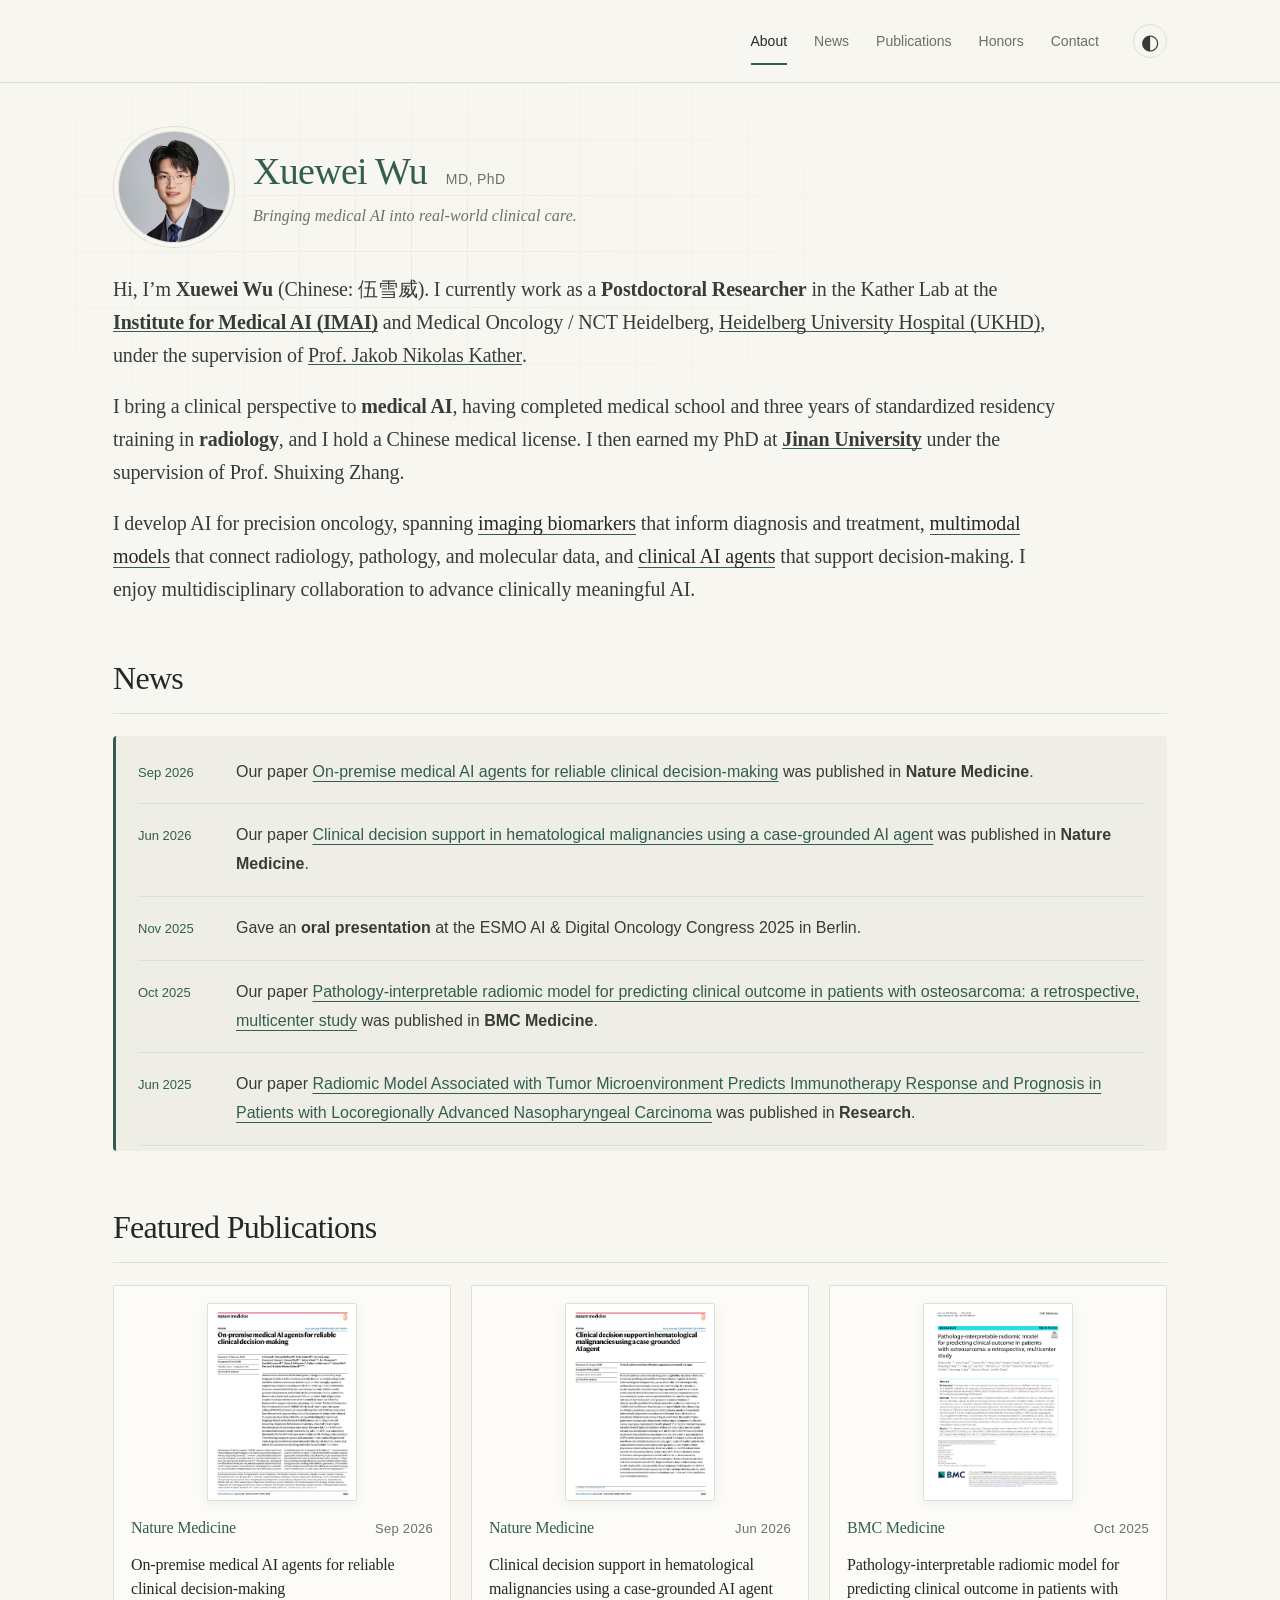
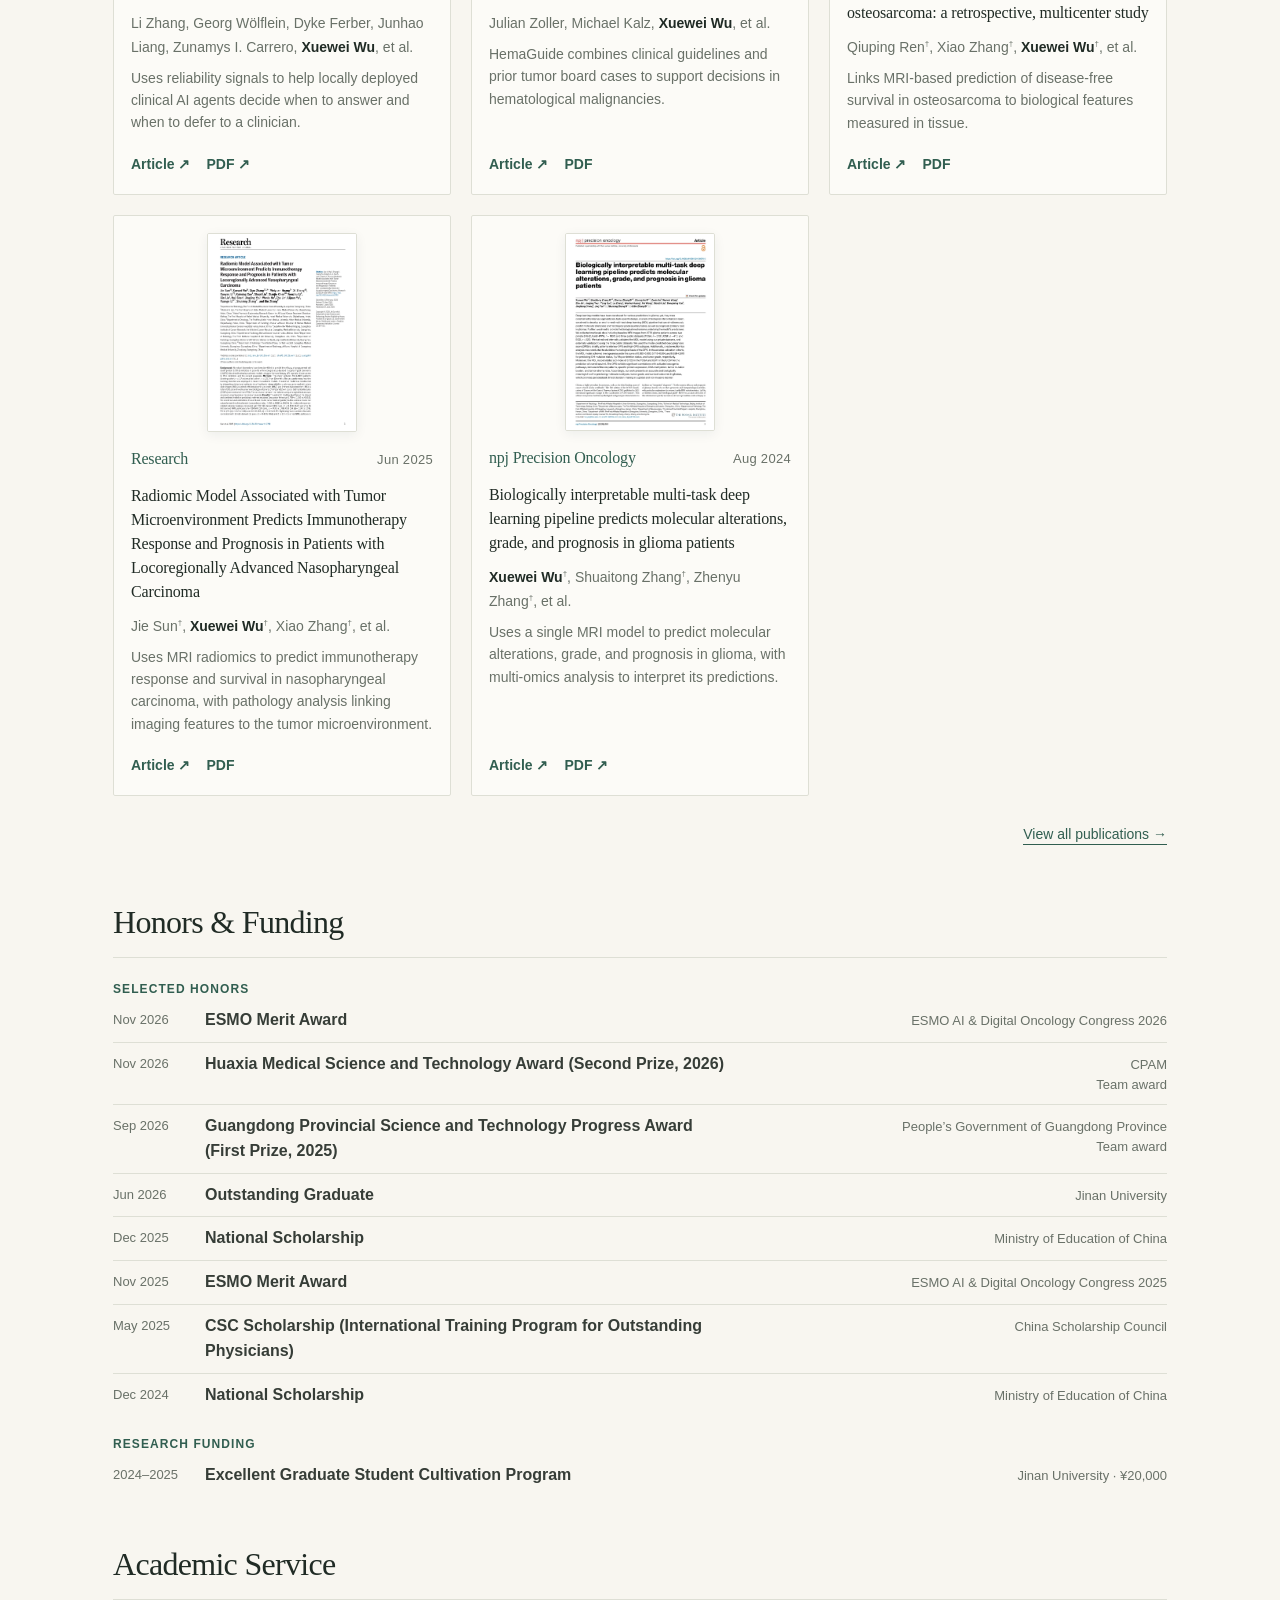
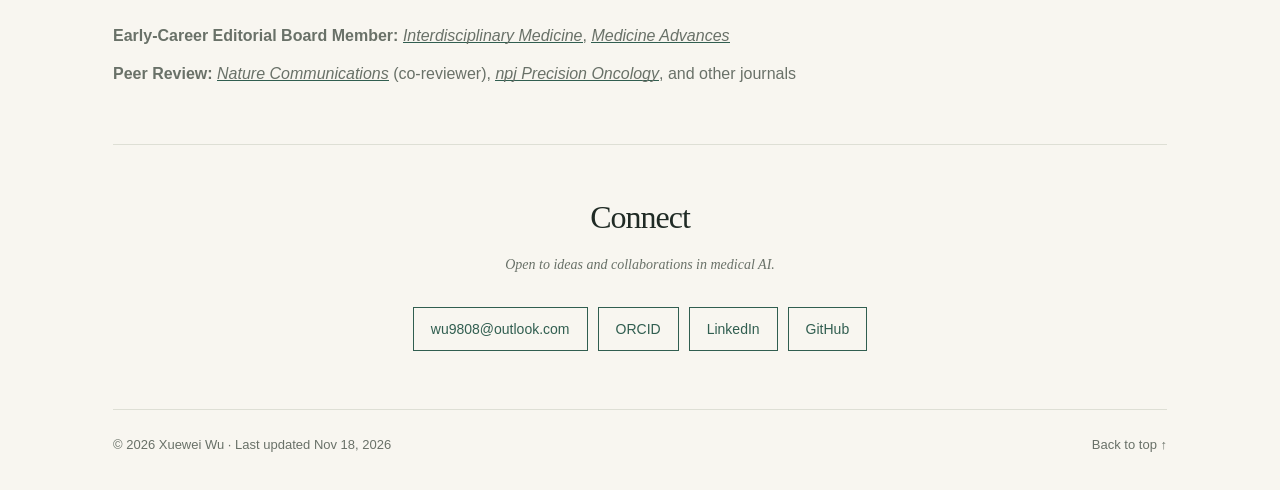
<file: index.html>
<!doctype html>
<html lang="en">
<head>
  <link rel="canonical" href="https://xwumed.github.io/">
  <meta charset="utf-8">
  <meta name="viewport" content="width=device-width, initial-scale=1">
  <meta name="description" content="Xuewei Wu, MD, PhD — Postdoctoral Researcher working on medical image-guided precision diagnosis and treatment, multimodal AI, and AI agents in oncology.">
  <meta name="theme-color" content="#315e50">
  <meta property="og:title" content="Xuewei Wu">
  <meta property="og:description" content="AI-driven medical imaging for cancer diagnosis and therapy. Research in medical AI, multimodal foundation models, and clinical decision agents.">
  <meta property="og:type" content="website">
  <title>Xuewei Wu</title>
  <link rel="icon" href="assets/favicon.svg" type="image/svg+xml">
  <link rel="stylesheet" href="assets/style.css?v=honors-columns">
  <script src="assets/main.js?v=20261108-full-date" defer></script>
</head>
<body>
  <a class="skip-link" href="#main">Skip to content</a>
  <header class="masthead">
    <div class="masthead-inner">
      <button class="menu-toggle" type="button" aria-expanded="false" aria-controls="navigation" hidden>Menu <span aria-hidden="true">☰</span></button>
      <nav id="navigation" aria-label="Main navigation">
        <a class="active" href="#about" aria-current="location">About</a>
        <a href="#news">News</a>
        <a href="#publications">Publications</a>
        <a href="#honors-funding">Honors</a>
        <a href="#contact">Contact</a>
      </nav>
      <button class="theme-toggle" type="button" aria-label="Switch to dark theme" title="Change color theme" hidden><span aria-hidden="true">◐</span></button>
    </div>
  </header>

  <div class="page-layout">
    <div class="ambient-grid" aria-hidden="true"></div>
    <main id="main" tabindex="-1">
      <section id="about" class="about-section" aria-labelledby="about-title">
        <div class="about-layout">
<div class="profile" aria-label="Researcher profile" data-reveal>
      <img class="portrait-placeholder profile-photo" src="assets/profile.jpg" alt="Portrait of Xuewei Wu" width="154" height="154" fetchpriority="high">
      <div class="profile-identity">
        <h1 id="about-title"><span class="profile-name"><span class="refocus" data-text="X">X</span>uewei Wu</span> <span>MD, PhD</span></h1>
        <p class="slogan">Bringing medical AI into <span class="refocus refocus-slow" data-text="real-world">real-world</span> clinical care.</p>
      </div>
    </div>
        <div class="about-copy">
          <p data-reveal>Hi, I’m <strong>Xuewei Wu</strong> (Chinese: <span lang="zh-Hans">伍雪威</span>). I currently work as a <strong>Postdoctoral Researcher</strong> in the Kather Lab at the <a class="about-link" href="https://imai-heidelberg.de/" target="_blank" rel="noopener noreferrer"><strong>Institute for Medical AI (IMAI)</strong><span class="sr-only"> (opens in a new tab)</span></a> and Medical Oncology / NCT Heidelberg, <a class="about-link" href="https://www.klinikum.uni-heidelberg.de/" target="_blank" rel="noopener noreferrer">Heidelberg University Hospital (UKHD)<span class="sr-only"> (opens in a new tab)</span></a>, under the supervision of <a class="about-link" href="https://kather.ai/jakob-kather/" target="_blank" rel="noopener noreferrer">Prof. Jakob Nikolas Kather<span class="sr-only"> (opens in a new tab)</span></a>.</p>
          <p data-reveal>I bring a clinical perspective to <strong>medical AI</strong>, having completed medical school and three years of standardized residency training in <strong>radiology</strong>, and I hold a Chinese medical license. I then earned my PhD at <a class="about-link" href="https://www.jnu.edu.cn/" target="_blank" rel="noopener noreferrer"><strong>Jinan University</strong><span class="sr-only"> (opens in a new tab)</span></a> under the supervision of Prof. Shuixing Zhang.</p>
          <p data-reveal>I develop AI for precision oncology, spanning <strong class="ink-emphasis">imaging biomarkers</strong> that inform diagnosis and treatment, <strong class="ink-emphasis">multimodal models</strong> that connect radiology, pathology, and molecular data, and <strong class="ink-emphasis">clinical AI agents</strong> that support decision-making. I enjoy multidisciplinary collaboration to advance clinically meaningful AI.</p>
        </div>
        </div>
      </section>

      <section id="news" aria-labelledby="news-title">
        <div class="section-heading"><h2 id="news-title">News</h2></div>
        <div class="news-list" role="region" aria-label="News updates, scroll for older entries" tabindex="0">
          <article><time datetime="2026-09">Sep 2026</time><p>Our paper <a href="https://doi.org/10.1038/s41591-026-04609-x">On-premise medical AI agents for reliable clinical decision-making</a> was published in <strong>Nature Medicine</strong>.</p></article>
          <article><time datetime="2026-06">Jun 2026</time><p>Our paper <a href="https://doi.org/10.1038/s41591-026-04494-4">Clinical decision support in hematological malignancies using a case-grounded AI agent</a> was published in <strong>Nature Medicine</strong>.</p></article>
          <article><time datetime="2025-11">Nov 2025</time><p>Gave an <strong>oral presentation</strong> at the ESMO AI &amp; Digital Oncology Congress 2025 in Berlin.</p></article>
          <article><time datetime="2025-10">Oct 2025</time><p>Our paper <a href="https://doi.org/10.1186/s12916-025-04424-0">Pathology-interpretable radiomic model for predicting clinical outcome in patients with osteosarcoma: a retrospective, multicenter study</a> was published in <strong>BMC Medicine</strong>.</p></article>
          <article><time datetime="2025-06">Jun 2025</time><p>Our paper <a href="https://doi.org/10.34133/research.0749">Radiomic Model Associated with Tumor Microenvironment Predicts Immunotherapy Response and Prognosis in Patients with Locoregionally Advanced Nasopharyngeal Carcinoma</a> was published in <strong>Research</strong>.</p></article>
          <article><time datetime="2024-08">Aug 2024</time><p>Our paper <a href="https://doi.org/10.1038/s41698-024-00670-2">Biologically interpretable multi-task deep learning pipeline predicts molecular alterations, grade, and prognosis in glioma patients</a> was published in <strong>npj Precision Oncology</strong>.</p></article>
        </div>
      </section>

      <section id="publications" aria-labelledby="publications-title">
        <div class="section-heading"><h2 id="publications-title">Featured Publications</h2></div>
        <div class="publication-grid">
        <article data-published="2026-09-15" class="publication publication-additional">
          <button class="paper-preview" type="button" aria-label="Preview first page: On-premise medical AI agents for reliable clinical decision-making" aria-expanded="false" aria-controls="paper-magnifier">
            <img src="assets/publications/on-premise-agents-first-page.webp" alt="Original PDF first page of On-premise medical AI agents for reliable clinical decision-making" width="753" height="1000" loading="lazy" decoding="async">
          </button>
          <div class="publication-body">
            <div class="publication-meta"><span class="journal-name">Nature Medicine</span><time datetime="2026-09-15">Sep 2026</time></div>
            <h3><a href="https://doi.org/10.1038/s41591-026-04609-x">On-premise medical AI agents for reliable clinical decision-making</a></h3>
            <p class="publication-authors">Li Zhang, Georg Wölflein, Dyke Ferber, Junhao Liang, Zunamys I. Carrero, <strong>Xuewei Wu</strong>, et al.</p>
            <p class="paper-summary">Uses reliability signals to help locally deployed clinical AI agents decide when to answer and when to defer to a clinician.</p>
            <div class="paper-links"><a href="https://doi.org/10.1038/s41591-026-04609-x">Article <span aria-hidden="true">↗</span></a><a href="https://www.nature.com/articles/s41591-026-04609-x.pdf">PDF <span aria-hidden="true">↗</span></a></div>
          </div>
        </article>
        <article data-published="2026-06-30" class="publication publication-additional">
          <button class="paper-preview" type="button" aria-label="Preview first page: Clinical decision support in hematological malignancies using a case-grounded AI agent" aria-expanded="false" aria-controls="paper-magnifier">
            <img src="assets/publications/hemaguide-first-page.webp" alt="Original PDF first page of Clinical decision support in hematological malignancies using a case-grounded AI agent" width="753" height="1000" loading="lazy" decoding="async">
          </button>
          <div class="publication-body">
            <div class="publication-meta"><span class="journal-name">Nature Medicine</span><time datetime="2026-06-30">Jun 2026</time></div>
            <h3><a href="https://doi.org/10.1038/s41591-026-04494-4">Clinical decision support in hematological malignancies using a case-grounded AI agent</a></h3>
            <p class="publication-authors">Julian Zoller, Michael Kalz, <strong>Xuewei Wu</strong>, et al.</p>
            <p class="paper-summary">HemaGuide combines clinical guidelines and prior tumor board cases to support decisions in hematological malignancies.</p>
            <div class="paper-links"><a href="https://doi.org/10.1038/s41591-026-04494-4">Article <span aria-hidden="true">↗</span></a><a href="assets/publications/hemaguide.pdf">PDF<span class="sr-only"> (unmodified publisher version)</span></a></div>
          </div>
        </article>
        <article data-published="2025-10-29" class="publication publication-featured">
          <button class="paper-preview" type="button" aria-label="Preview first page: Pathology-interpretable radiomic model for predicting clinical outcome in patients with osteosarcoma: a retrospective, multicenter study" aria-expanded="false" aria-controls="paper-magnifier">
            <img src="assets/publications/osteosarcoma-first-page.webp" alt="Original PDF first page of Pathology-interpretable radiomic model for predicting clinical outcome in patients with osteosarcoma: a retrospective, multicenter study" width="753" height="1000" loading="lazy" decoding="async">
          </button>
          <div class="publication-body">
            <div class="publication-meta"><span class="journal-name">BMC Medicine</span><time datetime="2025-10-29">Oct 2025</time></div>
            <h3><a href="https://doi.org/10.1186/s12916-025-04424-0">Pathology-interpretable radiomic model for predicting clinical outcome in patients with osteosarcoma: a retrospective, multicenter study</a></h3>
            <p class="publication-authors">Qiuping Ren<sup title="Equal contribution">†</sup>, Xiao Zhang<sup title="Equal contribution">†</sup>, <strong>Xuewei Wu</strong><sup title="Equal contribution">†</sup>, et al.</p>
            <p class="paper-summary">Links MRI-based prediction of disease-free survival in osteosarcoma to biological features measured in tissue.</p>
            <div class="paper-links"><a href="https://doi.org/10.1186/s12916-025-04424-0">Article <span aria-hidden="true">↗</span></a><a href="assets/publications/osteosarcoma.pdf">PDF<span class="sr-only"> (unmodified publisher version)</span></a></div>
          </div>
        </article>
        <article data-published="2025-06-24" class="publication publication-featured">
          <button class="paper-preview" type="button" aria-label="Preview first page: Radiomic Model Associated with Tumor Microenvironment Predicts Immunotherapy Response and Prognosis in Patients with Locoregionally Advanced Nasopharyngeal Carcinoma" aria-expanded="false" aria-controls="paper-magnifier">
            <img src="assets/publications/nasopharyngeal-first-page.webp" alt="Original PDF first page of Radiomic Model Associated with Tumor Microenvironment Predicts Immunotherapy Response and Prognosis in Patients with Locoregionally Advanced Nasopharyngeal Carcinoma" width="750" height="1000" loading="lazy" decoding="async">
          </button>
          <div class="publication-body">
            <div class="publication-meta"><span class="journal-name">Research</span><time datetime="2025-06-24">Jun 2025</time></div>
            <h3><a href="https://doi.org/10.34133/research.0749">Radiomic Model Associated with Tumor Microenvironment Predicts Immunotherapy Response and Prognosis in Patients with Locoregionally Advanced Nasopharyngeal Carcinoma</a></h3>
            <p class="publication-authors">Jie Sun<sup title="Equal contribution">†</sup>, <strong>Xuewei Wu</strong><sup title="Equal contribution">†</sup>, Xiao Zhang<sup title="Equal contribution">†</sup>, et al.</p>
            <p class="paper-summary">Uses MRI radiomics to predict immunotherapy response and survival in nasopharyngeal carcinoma, with pathology analysis linking imaging features to the tumor microenvironment.</p>
            <div class="paper-links"><a href="https://doi.org/10.34133/research.0749">Article <span aria-hidden="true">↗</span></a><a href="assets/publications/nasopharyngeal.pdf">PDF<span class="sr-only"> (unmodified publisher version)</span></a></div>
          </div>
        </article>
        <article data-published="2024-08-16" class="publication publication-featured">
          <button class="paper-preview" type="button" aria-label="Preview first page: Biologically interpretable multi-task deep learning pipeline predicts molecular alterations, grade, and prognosis in glioma patients" aria-expanded="false" aria-controls="paper-magnifier">
            <img src="assets/publications/glioma-first-page.webp" alt="Original PDF first page of Biologically interpretable multi-task deep learning pipeline predicts molecular alterations, grade, and prognosis in glioma patients" width="753" height="1000" loading="lazy" decoding="async">
          </button>
          <div class="publication-body">
            <div class="publication-meta"><span class="journal-name">npj Precision Oncology</span><time datetime="2024-08-16">Aug 2024</time></div>
            <h3><a href="https://doi.org/10.1038/s41698-024-00670-2">Biologically interpretable multi-task deep learning pipeline predicts molecular alterations, grade, and prognosis in glioma patients</a></h3>
            <p class="publication-authors"><strong>Xuewei Wu</strong><sup title="Equal contribution">†</sup>, Shuaitong Zhang<sup title="Equal contribution">†</sup>, Zhenyu Zhang<sup title="Equal contribution">†</sup>, et al.</p>
            <p class="paper-summary">Uses a single MRI model to predict molecular alterations, grade, and prognosis in glioma, with multi-omics analysis to interpret its predictions.</p>
            <div class="paper-links"><a href="https://doi.org/10.1038/s41698-024-00670-2">Article <span aria-hidden="true">↗</span></a><a href="https://www.nature.com/articles/s41698-024-00670-2.pdf">PDF <span aria-hidden="true">↗</span></a></div>
          </div>
        </article>
        </div>
        <p class="view-all"><a href="publications.html">View all publications <span aria-hidden="true">→</span></a></p>
      </section>

      <section id="honors-funding" aria-labelledby="honors-funding-title">
        <div class="section-heading"><h2 id="honors-funding-title">Honors &amp; Funding</h2></div>
        <div class="honors-grid">
          <div>
            <h3 class="honors-heading">Selected Honors</h3>
            <ul class="honors-list">
              <li><time datetime="2026-11">Nov 2026</time><div><strong>ESMO Merit Award</strong><p>ESMO AI &amp; Digital Oncology Congress 2026</p></div></li>
              <li><time datetime="2026-11">Nov 2026</time><div><strong>Huaxia Medical Science and Technology Award <span class="honor-distinction">(Second Prize, 2026)</span></strong><p>CPAM<br>Team&nbsp;award</p></div></li>
              <li><time datetime="2026-09">Sep 2026</time><div><strong>Guangdong Provincial Science and Technology Progress Award <span class="honor-distinction">(First Prize, 2025)</span></strong><p>People’s Government of Guangdong Province<br>Team&nbsp;award</p></div></li>
              <li><time datetime="2026-06">Jun 2026</time><div><strong>Outstanding Graduate</strong><p>Jinan University</p></div></li>
              <li><time datetime="2025-12">Dec 2025</time><div><strong>National Scholarship</strong><p>Ministry of Education of China</p></div></li>
              <li><time datetime="2025-11">Nov 2025</time><div><strong>ESMO Merit Award</strong><p>ESMO AI &amp; Digital Oncology Congress 2025</p></div></li>
              <li><time datetime="2025-05">May 2025</time><div><strong>CSC Scholarship (International Training Program for Outstanding Physicians)</strong><p>China Scholarship Council</p></div></li>
              <li><time datetime="2024-12">Dec 2024</time><div><strong>National Scholarship</strong><p>Ministry of Education of China</p></div></li>
            </ul>
          </div>
          <div>
            <h3 id="research-funding" class="honors-heading">Research Funding</h3>
            <div class="funding-entry">
              <span class="funding-period">2024–2025</span>
              <div>
                <p class="funding-title"><strong>Excellent Graduate Student Cultivation Program</strong></p>
                <p class="funding-meta">Jinan University · <span aria-hidden="true">¥20,000</span><span class="sr-only">20,000 Chinese yuan</span></p>
              </div>
            </div>
          </div>
        </div>
      </section>

      <section id="academic-service" aria-labelledby="academic-service-title">
        <div class="section-heading"><h2 id="academic-service-title">Academic Service</h2></div>
        <p class="section-intro"><strong>Early-Career Editorial Board Member:</strong> <a class="about-link" href="https://onlinelibrary.wiley.com/journal/28326245"><em>Interdisciplinary Medicine</em></a>, <a class="about-link" href="https://onlinelibrary.wiley.com/journal/28344405"><em>Medicine Advances</em></a></p>
        <p class="section-intro"><strong>Peer Review:</strong> <a class="about-link" href="https://www.nature.com/ncomms/"><em>Nature Communications</em></a> (co-reviewer), <a class="about-link" href="https://www.nature.com/npjprecisiononcology/"><em>npj Precision Oncology</em></a>, and other journals</p>
      </section>

      <section id="contact" class="connect-section" aria-labelledby="connect-title">
        <h2 id="connect-title">Connect</h2>
        <p class="connect-intro">Open to ideas and collaborations in medical AI.</p>
        <div class="connect-links">
          <a href="mailto:wu9808@outlook.com">wu9808@outlook.com</a>
          <a href="https://orcid.org/0000-0003-0447-0221" target="_blank" rel="noopener noreferrer">ORCID<span class="sr-only"> (opens in a new tab)</span></a>
          <a href="https://www.linkedin.com/in/xuewei-wu-a80865369/" target="_blank" rel="noopener noreferrer">LinkedIn<span class="sr-only"> (opens in a new tab)</span></a>
          <a href="https://github.com/xwumed" target="_blank" rel="noopener noreferrer">GitHub<span class="sr-only"> (opens in a new tab)</span></a>
        </div>
      </section>

      <footer><p>© <span id="year">2026</span> Xuewei Wu · Last updated <time id="last-updated" datetime="2026-11-18">Nov 18, 2026</time></p><a href="#about">Back to top <span aria-hidden="true">↑</span></a></footer>
    </main>
  </div>
  <div id="paper-magnifier" class="paper-magnifier" hidden aria-hidden="true"><img alt=""></div>
</body>
</html>
</file>
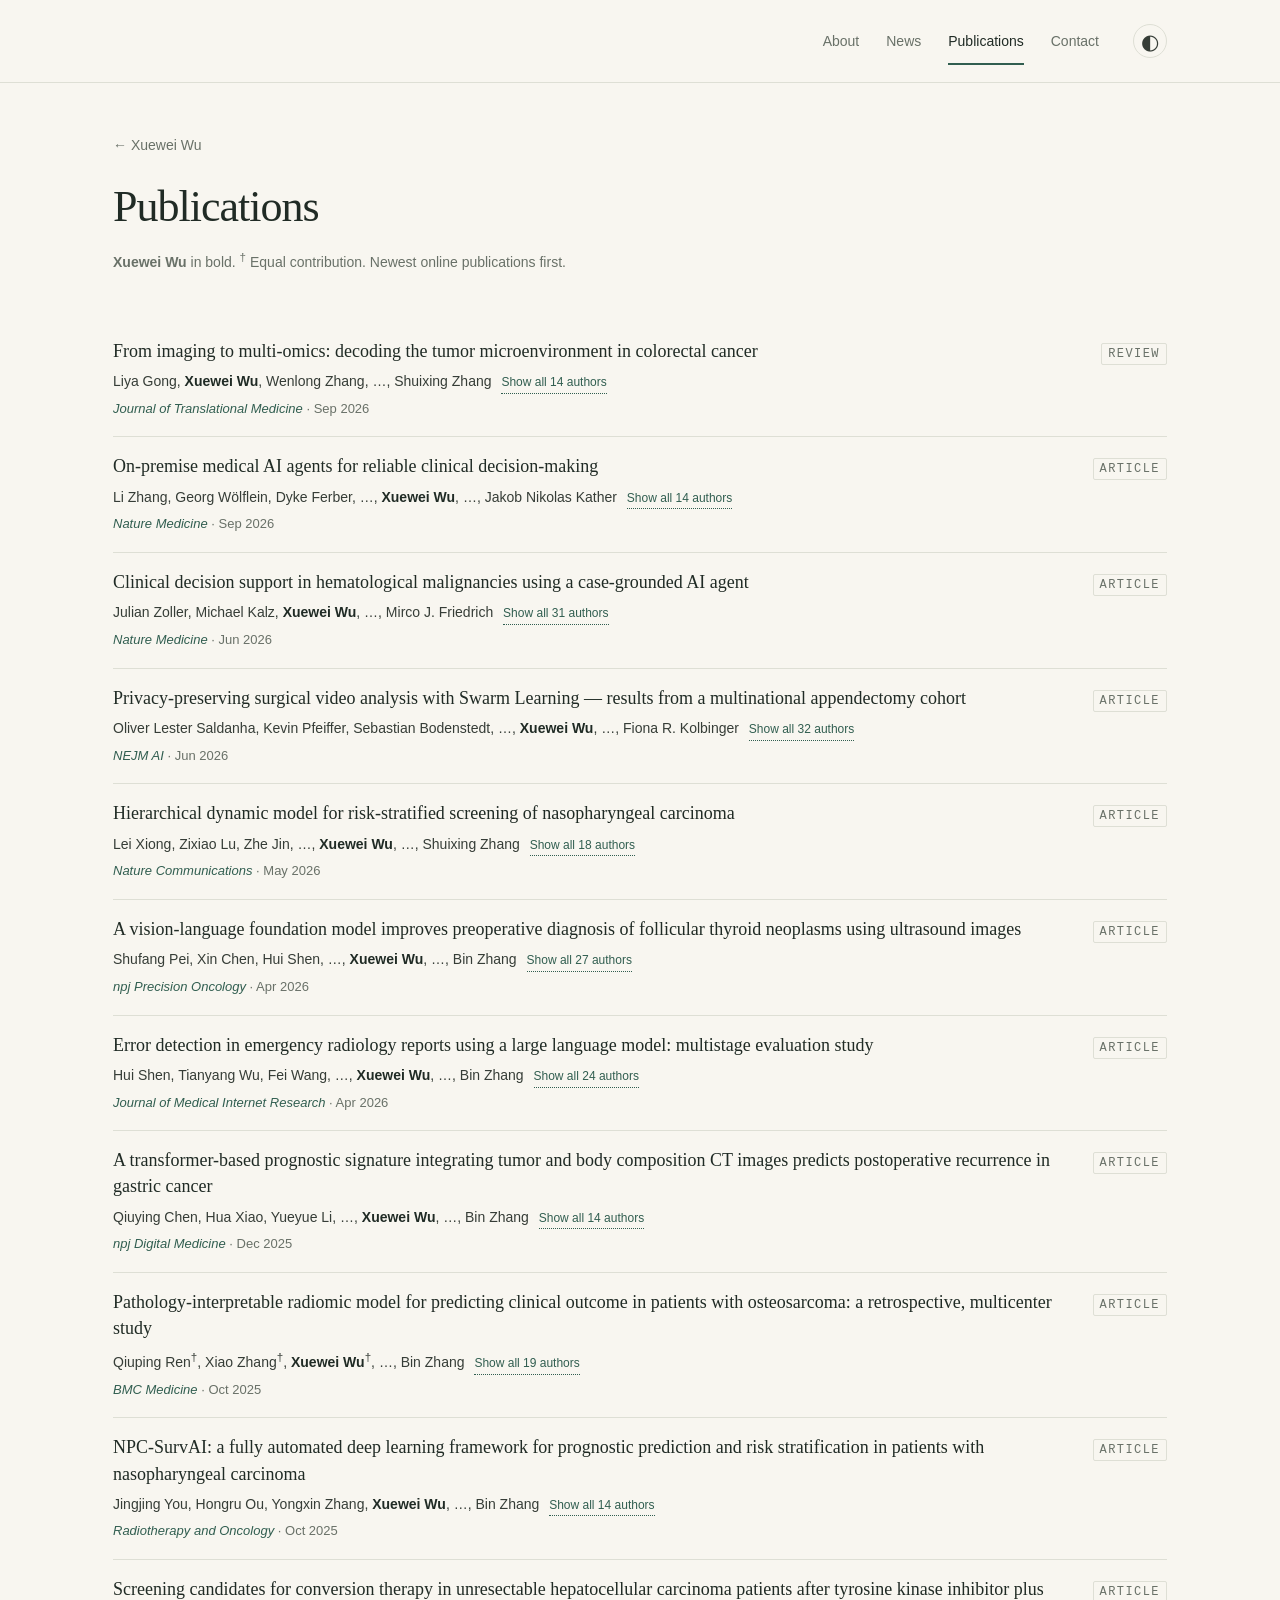
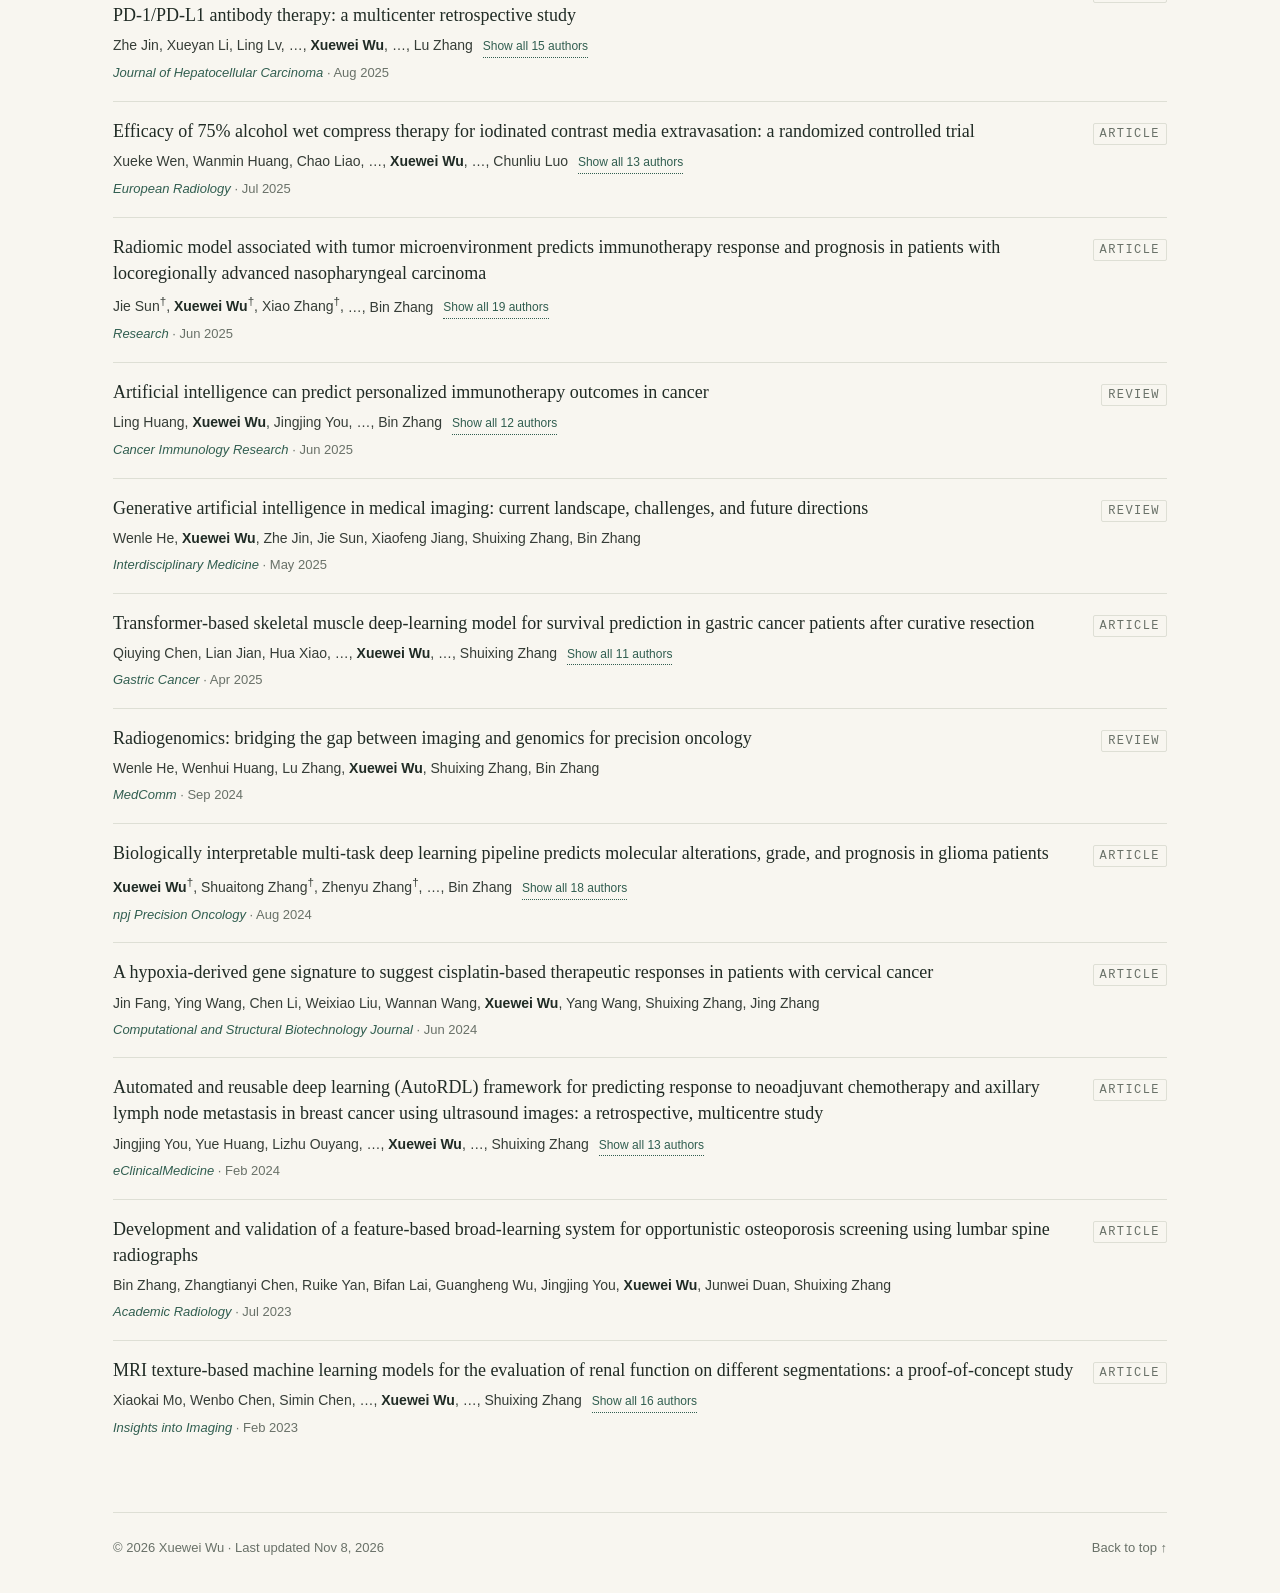
<file: publications.html>
<!doctype html>
<html lang="en">
<head>
  <link rel="canonical" href="https://xwumed.github.io/publications.html">
  <meta charset="utf-8">
  <meta name="viewport" content="width=device-width, initial-scale=1">
  <meta name="description" content="Full list of publications by Xuewei Wu, MD, PhD.">
  <meta name="theme-color" content="#315e50">
  <meta property="og:title" content="Publications · Xuewei Wu">
  <meta property="og:type" content="website">
  <title>Publications · Xuewei Wu</title>
  <link rel="icon" href="assets/favicon.svg" type="image/svg+xml">
  <link rel="stylesheet" href="assets/style.css?v=honors-columns">
  <script src="assets/main.js?v=20261108-full-date" defer></script>
</head>
<body>
  <a class="skip-link" href="#main">Skip to content</a>
  <header class="masthead">
    <div class="masthead-inner">
      <button class="menu-toggle" type="button" aria-expanded="false" aria-controls="navigation" hidden>Menu <span aria-hidden="true">☰</span></button>
      <nav id="navigation" aria-label="Main navigation">
        <a href="index.html#about">About</a>
        <a href="index.html#news">News</a>
        <a class="active" href="publications.html" aria-current="page">Publications</a>
        <a href="index.html#contact">Contact</a>
      </nav>
      <button class="theme-toggle" type="button" aria-label="Switch to dark theme" title="Change color theme" hidden><span aria-hidden="true">◐</span></button>
    </div>
  </header>

  <div class="page-layout">
    <main id="main" tabindex="-1">
      <div class="pub-page-head">
        <a class="pub-back" href="index.html"><span aria-hidden="true">←</span> Xuewei Wu</a>
        <h1>Publications</h1>
        <p class="pub-intro"><strong>Xuewei Wu</strong> in bold. <sup>†</sup> Equal contribution. Newest online publications first.</p>
      </div>

      <section class="pub-section" aria-label="All publications">
        <ol class="pub-list" reversed>
          <li>
            <div class="pub-head"><a class="pub-title" href="https://doi.org/10.1186/s12967-026-08958-6">From imaging to multi-omics: decoding the tumor microenvironment in colorectal cancer</a><span class="pub-type">Review</span></div>
            <p class="pub-authors is-collapsible"><span>Liya Gong, </span><span><strong>Xuewei Wu</strong>, </span><span>Wenlong Zhang, </span><span class="pub-ellipsis" aria-hidden="true">…, </span><span class="pub-more">Bo Lai, </span><span class="pub-more">Jinping Yuan, </span><span class="pub-more">Yue Gu, </span><span class="pub-more">Hui Shen, </span><span class="pub-more">Xin Liu, </span><span class="pub-more">Yuxin Xiong, </span><span class="pub-more">Jinyi Zheng, </span><span class="pub-more">Liaoyuan Wang, </span><span class="pub-more">Xue Han, </span><span class="pub-more">Bin Zhang, </span><span>Shuixing Zhang</span> <button class="pub-toggle" type="button" aria-expanded="false" data-more="Show all 14 authors" data-less="Show fewer">Show all 14 authors</button></p>
            <p class="pub-venue"><span>Journal of Translational Medicine</span> · <time datetime="2026-09">Sep 2026</time></p>
          </li>
          <li>
            <div class="pub-head"><a class="pub-title" href="https://doi.org/10.1038/s41591-026-04609-x">On-premise medical AI agents for reliable clinical decision-making</a><span class="pub-type">Article</span></div>
            <p class="pub-authors is-collapsible"><span>Li Zhang, </span><span>Georg Wölflein, </span><span>Dyke Ferber, </span><span class="pub-ellipsis" aria-hidden="true">…, </span><span class="pub-more">Junhao Liang, </span><span class="pub-more">Zunamys I. Carrero, </span><span><strong>Xuewei Wu</strong>, </span><span class="pub-ellipsis" aria-hidden="true">…, </span><span class="pub-more">Julien Vibert, </span><span class="pub-more">Jan Clusmann, </span><span class="pub-more">Lino Möhrmann, </span><span class="pub-more">Elena E. Möhrmann, </span><span class="pub-more">Catharina Wichmann, </span><span class="pub-more">Fabian Wolf, </span><span class="pub-more">Tim Lenz, </span><span>Jakob Nikolas Kather</span> <button class="pub-toggle" type="button" aria-expanded="false" data-more="Show all 14 authors" data-less="Show fewer">Show all 14 authors</button></p>
            <p class="pub-venue"><span>Nature Medicine</span> · <time datetime="2026-09">Sep 2026</time></p>
          </li>
          <li>
            <div class="pub-head"><a class="pub-title" href="https://doi.org/10.1038/s41591-026-04494-4">Clinical decision support in hematological malignancies using a case-grounded AI agent</a><span class="pub-type">Article</span></div>
            <p class="pub-authors is-collapsible"><span>Julian Zoller, </span><span>Michael Kalz, </span><span><strong>Xuewei Wu</strong>, </span><span class="pub-ellipsis" aria-hidden="true">…, </span><span class="pub-more">Sven Cuntz, </span><span class="pub-more">Linus Kruk, </span><span class="pub-more">Niklas Kehl, </span><span class="pub-more">Julius J. Michel, </span><span class="pub-more">Cornelius Funk, </span><span class="pub-more">Sarah Richter, </span><span class="pub-more">Tobias Tix, </span><span class="pub-more">David Sedloev, </span><span class="pub-more">Jonathan Naboschni, </span><span class="pub-more">Jan H. Frenking, </span><span class="pub-more">Silvia Barbosa, </span><span class="pub-more">Oliver L. Saldanha, </span><span class="pub-more">Alanna Kirschner, </span><span class="pub-more">Anna D. Metzler, </span><span class="pub-more">Antonia Schach, </span><span class="pub-more">René Onken, </span><span class="pub-more">Tim R. Wagner, </span><span class="pub-more">Martin Dugas, </span><span class="pub-more">Andreas Trumpp, </span><span class="pub-more">Martin Dreyling, </span><span class="pub-more">Michael von Bergwelt-Baildon, </span><span class="pub-more">Kai Rejeski, </span><span class="pub-more">Tim Sauer, </span><span class="pub-more">Peter Dreger, </span><span class="pub-more">Marc S. Raab, </span><span class="pub-more">Carsten Müller-Tidow, </span><span class="pub-more">Jakob N. Kather, </span><span>Mirco J. Friedrich</span> <button class="pub-toggle" type="button" aria-expanded="false" data-more="Show all 31 authors" data-less="Show fewer">Show all 31 authors</button></p>
            <p class="pub-venue"><span>Nature Medicine</span> · <time datetime="2026-06">Jun 2026</time></p>
          </li>
          <li>
            <div class="pub-head"><a class="pub-title" href="https://doi.org/10.1056/AIoa2501116">Privacy-preserving surgical video analysis with Swarm Learning — results from a multinational appendectomy cohort</a><span class="pub-type">Article</span></div>
            <p class="pub-authors is-collapsible"><span>Oliver Lester Saldanha, </span><span>Kevin Pfeiffer, </span><span>Sebastian Bodenstedt, </span><span class="pub-ellipsis" aria-hidden="true">…, </span><span class="pub-more">Max Kirchner, </span><span class="pub-more">Alexander C. Jenke, </span><span class="pub-more">Catarina Barata, </span><span class="pub-more">Silvia Barbosa, </span><span class="pub-more">Julia Barthel, </span><span class="pub-more">Matthias Carstens, </span><span class="pub-more">Laura Teixeira Castro, </span><span class="pub-more">Karolin Dehlke, </span><span class="pub-more">Sophia Dietz, </span><span class="pub-more">Sotirios Emmanouilidis, </span><span class="pub-more">Guido Fitze, </span><span class="pub-more">Fabian Holderried, </span><span class="pub-more">Weam Kanjo, </span><span class="pub-more">Linda Leitermann, </span><span class="pub-more">Sören Torge Mees, </span><span class="pub-more">Antonio S. Soares, </span><span class="pub-more">Margarida Pascoal, </span><span class="pub-more">Steffen Pistorius, </span><span class="pub-more">Conrad Prudlo, </span><span class="pub-more">Jurek Schultz, </span><span class="pub-more">Astrid Seiberth, </span><span class="pub-more">Karolin Thiel, </span><span><strong>Xuewei Wu</strong>, </span><span class="pub-ellipsis" aria-hidden="true">…, </span><span class="pub-more">Daniel Ziehn, </span><span class="pub-more">Stefanie Speidel, </span><span class="pub-more">Jürgen Weitz, </span><span class="pub-more">Marius Distler, </span><span class="pub-more">Jakob Nikolas Kather, </span><span>Fiona R. Kolbinger</span> <button class="pub-toggle" type="button" aria-expanded="false" data-more="Show all 32 authors" data-less="Show fewer">Show all 32 authors</button></p>
            <p class="pub-venue"><span>NEJM AI</span> · <time datetime="2026-06">Jun 2026</time></p>
          </li>
          <li>
            <div class="pub-head"><a class="pub-title" href="https://doi.org/10.1038/s41467-026-72676-2">Hierarchical dynamic model for risk-stratified screening of nasopharyngeal carcinoma</a><span class="pub-type">Article</span></div>
            <p class="pub-authors is-collapsible"><span>Lei Xiong, </span><span>Zixiao Lu, </span><span>Zhe Jin, </span><span class="pub-ellipsis" aria-hidden="true">…, </span><span class="pub-more">Xia Yu, </span><span><strong>Xuewei Wu</strong>, </span><span class="pub-ellipsis" aria-hidden="true">…, </span><span class="pub-more">Jinrong Hao, </span><span class="pub-more">Biaohua Wu, </span><span class="pub-more">Jie Sun, </span><span class="pub-more">Hui Shen, </span><span class="pub-more">Wenle He, </span><span class="pub-more">Xin Liu, </span><span class="pub-more">Jingjing You, </span><span class="pub-more">Fugui Li, </span><span class="pub-more">Zhiheng Liang, </span><span class="pub-more">Jiyun Zhan, </span><span class="pub-more">Mingfang Ji, </span><span class="pub-more">Bin Zhang, </span><span>Shuixing Zhang</span> <button class="pub-toggle" type="button" aria-expanded="false" data-more="Show all 18 authors" data-less="Show fewer">Show all 18 authors</button></p>
            <p class="pub-venue"><span>Nature Communications</span> · <time datetime="2026-05">May 2026</time></p>
          </li>
          <li>
            <div class="pub-head"><a class="pub-title" href="https://doi.org/10.1038/s41698-026-01430-0">A vision-language foundation model improves preoperative diagnosis of follicular thyroid neoplasms using ultrasound images</a><span class="pub-type">Article</span></div>
            <p class="pub-authors is-collapsible"><span>Shufang Pei, </span><span>Xin Chen, </span><span>Hui Shen, </span><span class="pub-ellipsis" aria-hidden="true">…, </span><span class="pub-more">Yingjia Li, </span><span class="pub-more">Kai Yang, </span><span class="pub-more">Juanjuan Liu, </span><span class="pub-more">Bin Huang, </span><span><strong>Xuewei Wu</strong>, </span><span class="pub-ellipsis" aria-hidden="true">…, </span><span class="pub-more">Ting Liang, </span><span class="pub-more">Dan Yang, </span><span class="pub-more">Yunjun Yang, </span><span class="pub-more">Fei Wang, </span><span class="pub-more">Jingjing You, </span><span class="pub-more">Zhe Jin, </span><span class="pub-more">Wenle He, </span><span class="pub-more">Jie Sun, </span><span class="pub-more">Lijuan Liu, </span><span class="pub-more">Fei Guo, </span><span class="pub-more">Zhihong Lan, </span><span class="pub-more">Guifeng Tu, </span><span class="pub-more">Lizhu Ouyang, </span><span class="pub-more">Shuyi Liu, </span><span class="pub-more">Xiaoxiao Feng, </span><span class="pub-more">Yue Huang, </span><span class="pub-more">Shuixing Zhang, </span><span class="pub-more">Zhong Liu, </span><span>Bin Zhang</span> <button class="pub-toggle" type="button" aria-expanded="false" data-more="Show all 27 authors" data-less="Show fewer">Show all 27 authors</button></p>
            <p class="pub-venue"><span>npj Precision Oncology</span> · <time datetime="2026-04">Apr 2026</time></p>
          </li>
          <li>
            <div class="pub-head"><a class="pub-title" href="https://doi.org/10.2196/86841">Error detection in emergency radiology reports using a large language model: multistage evaluation study</a><span class="pub-type">Article</span></div>
            <p class="pub-authors is-collapsible"><span>Hui Shen, </span><span>Tianyang Wu, </span><span>Fei Wang, </span><span class="pub-ellipsis" aria-hidden="true">…, </span><span class="pub-more">Jin Fang, </span><span class="pub-more">Yuange Li, </span><span class="pub-more">Xiaoling Wu, </span><span class="pub-more">Shuyi Liu, </span><span class="pub-more">Liting Chen, </span><span class="pub-more">Qiuping Ren, </span><span class="pub-more">Xiao Meng, </span><span class="pub-more">Jiatong Xu, </span><span class="pub-more">Jie Sun, </span><span class="pub-more">Yujie Zhao, </span><span class="pub-more">Xin Liu, </span><span class="pub-more">Liaoyuan Wang, </span><span class="pub-more">Guipeng Mai, </span><span class="pub-more">Jingjing You, </span><span class="pub-more">Zhe Jin, </span><span><strong>Xuewei Wu</strong>, </span><span class="pub-ellipsis" aria-hidden="true">…, </span><span class="pub-more">Wenle He, </span><span class="pub-more">Xue Han, </span><span class="pub-more">Shuixing Zhang, </span><span class="pub-more">Dong Zeng, </span><span>Bin Zhang</span> <button class="pub-toggle" type="button" aria-expanded="false" data-more="Show all 24 authors" data-less="Show fewer">Show all 24 authors</button></p>
            <p class="pub-venue"><span>Journal of Medical Internet Research</span> · <time datetime="2026-04">Apr 2026</time></p>
          </li>
          <li>
            <div class="pub-head"><a class="pub-title" href="https://doi.org/10.1038/s41746-025-02183-z">A transformer-based prognostic signature integrating tumor and body composition CT images predicts postoperative recurrence in gastric cancer</a><span class="pub-type">Article</span></div>
            <p class="pub-authors is-collapsible"><span>Qiuying Chen, </span><span>Hua Xiao, </span><span>Yueyue Li, </span><span class="pub-ellipsis" aria-hidden="true">…, </span><span class="pub-more">Lian Jian, </span><span class="pub-more">Lu Zhang, </span><span class="pub-more">Bo Lai, </span><span><strong>Xuewei Wu</strong>, </span><span class="pub-ellipsis" aria-hidden="true">…, </span><span class="pub-more">Jingjing You, </span><span class="pub-more">Zhe Jin, </span><span class="pub-more">Hui Shen, </span><span class="pub-more">Jie Sun, </span><span class="pub-more">Wenle He, </span><span class="pub-more">Shuixing Zhang, </span><span>Bin Zhang</span> <button class="pub-toggle" type="button" aria-expanded="false" data-more="Show all 14 authors" data-less="Show fewer">Show all 14 authors</button></p>
            <p class="pub-venue"><span>npj Digital Medicine</span> · <time datetime="2025-12">Dec 2025</time></p>
          </li>
          <li>
            <div class="pub-head"><a class="pub-title" href="https://doi.org/10.1186/s12916-025-04424-0">Pathology-interpretable radiomic model for predicting clinical outcome in patients with osteosarcoma: a retrospective, multicenter study</a><span class="pub-type">Article</span></div>
            <p class="pub-authors is-collapsible"><span>Qiuping Ren<sup title="Equal contribution">†</sup>, </span><span>Xiao Zhang<sup title="Equal contribution">†</sup>, </span><span><strong>Xuewei Wu</strong><sup title="Equal contribution">†</sup>, </span><span class="pub-ellipsis" aria-hidden="true">…, </span><span class="pub-more">Heng Zhao, </span><span class="pub-more">Yongxin Zhang, </span><span class="pub-more">Yubin Yao, </span><span class="pub-more">Yinping Leng, </span><span class="pub-more">Xiaoyang Zhang, </span><span class="pub-more">Yumeng Liu, </span><span class="pub-more">Jijie Xiao, </span><span class="pub-more">Wenwen Liu, </span><span class="pub-more">Xia Xie, </span><span class="pub-more">Nana Pei, </span><span class="pub-more">Rongfang He, </span><span class="pub-more">Na Tang, </span><span class="pub-more">Ge Wen, </span><span class="pub-more">Xiaodong Zhang, </span><span class="pub-more">Shuixing Zhang, </span><span>Bin Zhang</span> <button class="pub-toggle" type="button" aria-expanded="false" data-more="Show all 19 authors" data-less="Show fewer">Show all 19 authors</button></p>
            <p class="pub-venue"><span>BMC Medicine</span> · <time datetime="2025-10">Oct 2025</time></p>
          </li>
          <li>
            <div class="pub-head"><a class="pub-title" href="https://doi.org/10.1016/j.radonc.2025.111223">NPC-SurvAI: a fully automated deep learning framework for prognostic prediction and risk stratification in patients with nasopharyngeal carcinoma</a><span class="pub-type">Article</span></div>
            <p class="pub-authors is-collapsible"><span>Jingjing You, </span><span>Hongru Ou, </span><span>Yongxin Zhang, </span><span><strong>Xuewei Wu</strong>, </span><span class="pub-ellipsis" aria-hidden="true">…, </span><span class="pub-more">Lu Zhang, </span><span class="pub-more">Zhe Jin, </span><span class="pub-more">Qiuying Chen, </span><span class="pub-more">Hui Shen, </span><span class="pub-more">Xin Liu, </span><span class="pub-more">Jie Sun, </span><span class="pub-more">Hai Zhao, </span><span class="pub-more">Chun Luo, </span><span class="pub-more">Shuixing Zhang, </span><span>Bin Zhang</span> <button class="pub-toggle" type="button" aria-expanded="false" data-more="Show all 14 authors" data-less="Show fewer">Show all 14 authors</button></p>
            <p class="pub-venue"><span>Radiotherapy and Oncology</span> · <time datetime="2025-10">Oct 2025</time></p>
          </li>
          <li>
            <div class="pub-head"><a class="pub-title" href="https://doi.org/10.2147/JHC.S523476">Screening candidates for conversion therapy in unresectable hepatocellular carcinoma patients after tyrosine kinase inhibitor plus PD-1/PD-L1 antibody therapy: a multicenter retrospective study</a><span class="pub-type">Article</span></div>
            <p class="pub-authors is-collapsible"><span>Zhe Jin, </span><span>Xueyan Li, </span><span>Ling Lv, </span><span class="pub-ellipsis" aria-hidden="true">…, </span><span class="pub-more">Bin Zhang, </span><span class="pub-more">Xiao Ma, </span><span class="pub-more">Siqin Chen, </span><span class="pub-more">Jingjing You, </span><span><strong>Xuewei Wu</strong>, </span><span class="pub-ellipsis" aria-hidden="true">…, </span><span class="pub-more">Liaoyuan Wang, </span><span class="pub-more">Xin Liu, </span><span class="pub-more">Fei Wang, </span><span class="pub-more">Xiaoming Chen, </span><span class="pub-more">Lijuan Yu, </span><span class="pub-more">Shuixing Zhang, </span><span>Lu Zhang</span> <button class="pub-toggle" type="button" aria-expanded="false" data-more="Show all 15 authors" data-less="Show fewer">Show all 15 authors</button></p>
            <p class="pub-venue"><span>Journal of Hepatocellular Carcinoma</span> · <time datetime="2025-08">Aug 2025</time></p>
          </li>
          <li>
            <div class="pub-head"><a class="pub-title" href="https://doi.org/10.1007/s00330-025-11889-3">Efficacy of 75% alcohol wet compress therapy for iodinated contrast media extravasation: a randomized controlled trial</a><span class="pub-type">Article</span></div>
            <p class="pub-authors is-collapsible"><span>Xueke Wen, </span><span>Wanmin Huang, </span><span>Chao Liao, </span><span class="pub-ellipsis" aria-hidden="true">…, </span><span class="pub-more">Xinyan Zhao, </span><span class="pub-more">Ge Xu, </span><span class="pub-more">Xiaolin Wang, </span><span class="pub-more">Jiaqiong Su, </span><span class="pub-more">Guanghui Yang, </span><span class="pub-more">Jinghua Shi, </span><span><strong>Xuewei Wu</strong>, </span><span class="pub-ellipsis" aria-hidden="true">…, </span><span class="pub-more">Wei Tan, </span><span class="pub-more">Bin Zhang, </span><span>Chunliu Luo</span> <button class="pub-toggle" type="button" aria-expanded="false" data-more="Show all 13 authors" data-less="Show fewer">Show all 13 authors</button></p>
            <p class="pub-venue"><span>European Radiology</span> · <time datetime="2025-07">Jul 2025</time></p>
          </li>
          <li>
            <div class="pub-head"><a class="pub-title" href="https://doi.org/10.34133/research.0749">Radiomic model associated with tumor microenvironment predicts immunotherapy response and prognosis in patients with locoregionally advanced nasopharyngeal carcinoma</a><span class="pub-type">Article</span></div>
            <p class="pub-authors is-collapsible"><span>Jie Sun<sup title="Equal contribution">†</sup>, </span><span><strong>Xuewei Wu</strong><sup title="Equal contribution">†</sup>, </span><span>Xiao Zhang<sup title="Equal contribution">†</sup>, </span><span class="pub-ellipsis" aria-hidden="true">…, </span><span class="pub-more">Weiyuan Huang, </span><span class="pub-more">Xi Zhong, </span><span class="pub-more">Xueyan Li, </span><span class="pub-more">Kaiming Xue, </span><span class="pub-more">Shuyi Liu, </span><span class="pub-more">Xianjie Chen, </span><span class="pub-more">Wenzhu Li, </span><span class="pub-more">Xin Liu, </span><span class="pub-more">Hui Shen, </span><span class="pub-more">Jingjing You, </span><span class="pub-more">Wenle He, </span><span class="pub-more">Jin Zhe, </span><span class="pub-more">Lijuan Yu, </span><span class="pub-more">Yuange Li, </span><span class="pub-more">Shuixing Zhang, </span><span>Bin Zhang</span> <button class="pub-toggle" type="button" aria-expanded="false" data-more="Show all 19 authors" data-less="Show fewer">Show all 19 authors</button></p>
            <p class="pub-venue"><span>Research</span> · <time datetime="2025-06">Jun 2025</time></p>
          </li>
          <li>
            <div class="pub-head"><a class="pub-title" href="https://doi.org/10.1158/2326-6066.CIR-24-1270">Artificial intelligence can predict personalized immunotherapy outcomes in cancer</a><span class="pub-type">Review</span></div>
            <p class="pub-authors is-collapsible"><span>Ling Huang, </span><span><strong>Xuewei Wu</strong>, </span><span>Jingjing You, </span><span class="pub-ellipsis" aria-hidden="true">…, </span><span class="pub-more">Zhe Jin, </span><span class="pub-more">Wenle He, </span><span class="pub-more">Jie Sun, </span><span class="pub-more">Hui Shen, </span><span class="pub-more">Xin Liu, </span><span class="pub-more">Xin Yue, </span><span class="pub-more">Wenli Cai, </span><span class="pub-more">Shuixing Zhang, </span><span>Bin Zhang</span> <button class="pub-toggle" type="button" aria-expanded="false" data-more="Show all 12 authors" data-less="Show fewer">Show all 12 authors</button></p>
            <p class="pub-venue"><span>Cancer Immunology Research</span> · <time datetime="2025-06">Jun 2025</time></p>
          </li>
          <li>
            <div class="pub-head"><a class="pub-title" href="https://doi.org/10.1002/INMD.20250024">Generative artificial intelligence in medical imaging: current landscape, challenges, and future directions</a><span class="pub-type">Review</span></div>
            <p class="pub-authors">Wenle He, <strong>Xuewei Wu</strong>, Zhe Jin, Jie Sun, Xiaofeng Jiang, Shuixing Zhang, Bin Zhang</p>
            <p class="pub-venue"><span>Interdisciplinary Medicine</span> · <time datetime="2025-05">May 2025</time></p>
          </li>
          <li>
            <div class="pub-head"><a class="pub-title" href="https://doi.org/10.1007/s10120-025-01614-w">Transformer-based skeletal muscle deep-learning model for survival prediction in gastric cancer patients after curative resection</a><span class="pub-type">Article</span></div>
            <p class="pub-authors is-collapsible"><span>Qiuying Chen, </span><span>Lian Jian, </span><span>Hua Xiao, </span><span class="pub-ellipsis" aria-hidden="true">…, </span><span class="pub-more">Bin Zhang, </span><span class="pub-more">Xiaoping Yu, </span><span class="pub-more">Bo Lai, </span><span><strong>Xuewei Wu</strong>, </span><span class="pub-ellipsis" aria-hidden="true">…, </span><span class="pub-more">Jingjing You, </span><span class="pub-more">Zhe Jin, </span><span class="pub-more">Li Yu, </span><span>Shuixing Zhang</span> <button class="pub-toggle" type="button" aria-expanded="false" data-more="Show all 11 authors" data-less="Show fewer">Show all 11 authors</button></p>
            <p class="pub-venue"><span>Gastric Cancer</span> · <time datetime="2025-04">Apr 2025</time></p>
          </li>
          <li>
            <div class="pub-head"><a class="pub-title" href="https://doi.org/10.1002/mco2.722">Radiogenomics: bridging the gap between imaging and genomics for precision oncology</a><span class="pub-type">Review</span></div>
            <p class="pub-authors">Wenle He, Wenhui Huang, Lu Zhang, <strong>Xuewei Wu</strong>, Shuixing Zhang, Bin Zhang</p>
            <p class="pub-venue"><span>MedComm</span> · <time datetime="2024-09">Sep 2024</time></p>
          </li>
          <li>
            <div class="pub-head"><a class="pub-title" href="https://doi.org/10.1038/s41698-024-00670-2">Biologically interpretable multi-task deep learning pipeline predicts molecular alterations, grade, and prognosis in glioma patients</a><span class="pub-type">Article</span></div>
            <p class="pub-authors is-collapsible"><span><strong>Xuewei Wu</strong><sup title="Equal contribution">†</sup>, </span><span>Shuaitong Zhang<sup title="Equal contribution">†</sup>, </span><span>Zhenyu Zhang<sup title="Equal contribution">†</sup>, </span><span class="pub-ellipsis" aria-hidden="true">…, </span><span class="pub-more">Zicong He, </span><span class="pub-more">Zexin Xu, </span><span class="pub-more">Weiwei Wang, </span><span class="pub-more">Zhe Jin, </span><span class="pub-more">Jingjing You, </span><span class="pub-more">Yang Guo, </span><span class="pub-more">Lu Zhang, </span><span class="pub-more">Wenhui Huang, </span><span class="pub-more">Fei Wang, </span><span class="pub-more">Xianzhi Liu, </span><span class="pub-more">Dongming Yan, </span><span class="pub-more">Jingliang Cheng, </span><span class="pub-more">Jing Yan, </span><span class="pub-more">Shuixing Zhang, </span><span>Bin Zhang</span> <button class="pub-toggle" type="button" aria-expanded="false" data-more="Show all 18 authors" data-less="Show fewer">Show all 18 authors</button></p>
            <p class="pub-venue"><span>npj Precision Oncology</span> · <time datetime="2024-08">Aug 2024</time></p>
          </li>
          <li>
            <div class="pub-head"><a class="pub-title" href="https://doi.org/10.1016/j.csbj.2024.06.007">A hypoxia-derived gene signature to suggest cisplatin-based therapeutic responses in patients with cervical cancer</a><span class="pub-type">Article</span></div>
            <p class="pub-authors">Jin Fang, Ying Wang, Chen Li, Weixiao Liu, Wannan Wang, <strong>Xuewei Wu</strong>, Yang Wang, Shuixing Zhang, Jing Zhang</p>
            <p class="pub-venue"><span>Computational and Structural Biotechnology Journal</span> · <time datetime="2024-06">Jun 2024</time></p>
          </li>
          <li>
            <div class="pub-head"><a class="pub-title" href="https://doi.org/10.1016/j.eclinm.2024.102499">Automated and reusable deep learning (AutoRDL) framework for predicting response to neoadjuvant chemotherapy and axillary lymph node metastasis in breast cancer using ultrasound images: a retrospective, multicentre study</a><span class="pub-type">Article</span></div>
            <p class="pub-authors is-collapsible"><span>Jingjing You, </span><span>Yue Huang, </span><span>Lizhu Ouyang, </span><span class="pub-ellipsis" aria-hidden="true">…, </span><span class="pub-more">Xiao Zhang, </span><span class="pub-more">Pei Chen, </span><span><strong>Xuewei Wu</strong>, </span><span class="pub-ellipsis" aria-hidden="true">…, </span><span class="pub-more">Zhe Jin, </span><span class="pub-more">Hui Shen, </span><span class="pub-more">Lu Zhang, </span><span class="pub-more">Qiuying Chen, </span><span class="pub-more">Shufang Pei, </span><span class="pub-more">Bin Zhang, </span><span>Shuixing Zhang</span> <button class="pub-toggle" type="button" aria-expanded="false" data-more="Show all 13 authors" data-less="Show fewer">Show all 13 authors</button></p>
            <p class="pub-venue"><span>eClinicalMedicine</span> · <time datetime="2024-02">Feb 2024</time></p>
          </li>
          <li>
            <div class="pub-head"><a class="pub-title" href="https://doi.org/10.1016/j.acra.2023.07.002">Development and validation of a feature-based broad-learning system for opportunistic osteoporosis screening using lumbar spine radiographs</a><span class="pub-type">Article</span></div>
            <p class="pub-authors">Bin Zhang, Zhangtianyi Chen, Ruike Yan, Bifan Lai, Guangheng Wu, Jingjing You, <strong>Xuewei Wu</strong>, Junwei Duan, Shuixing Zhang</p>
            <p class="pub-venue"><span>Academic Radiology</span> · <time datetime="2023-07">Jul 2023</time></p>
          </li>
          <li>
            <div class="pub-head"><a class="pub-title" href="https://doi.org/10.1186/s13244-023-01370-4">MRI texture-based machine learning models for the evaluation of renal function on different segmentations: a proof-of-concept study</a><span class="pub-type">Article</span></div>
            <p class="pub-authors is-collapsible"><span>Xiaokai Mo, </span><span>Wenbo Chen, </span><span>Simin Chen, </span><span class="pub-ellipsis" aria-hidden="true">…, </span><span class="pub-more">Zhuozhi Chen, </span><span class="pub-more">Yuanshu Guo, </span><span class="pub-more">Yulian Chen, </span><span><strong>Xuewei Wu</strong>, </span><span class="pub-ellipsis" aria-hidden="true">…, </span><span class="pub-more">Lu Zhang, </span><span class="pub-more">Qiuying Chen, </span><span class="pub-more">Zhe Jin, </span><span class="pub-more">Minmin Li, </span><span class="pub-more">Luyan Chen, </span><span class="pub-more">Jingjing You, </span><span class="pub-more">Zhiyuan Xiong, </span><span class="pub-more">Bin Zhang, </span><span>Shuixing Zhang</span> <button class="pub-toggle" type="button" aria-expanded="false" data-more="Show all 16 authors" data-less="Show fewer">Show all 16 authors</button></p>
            <p class="pub-venue"><span>Insights into Imaging</span> · <time datetime="2023-02">Feb 2023</time></p>
          </li>
        </ol>
      </section>

      <footer><p>© <span id="year">2026</span> Xuewei Wu · Last updated <time id="last-updated" datetime="2026-11-08">Nov 8, 2026</time></p><a href="#main">Back to top <span aria-hidden="true">↑</span></a></footer>
    </main>
  </div>
  <div id="paper-magnifier" class="paper-magnifier" hidden aria-hidden="true"><img alt=""></div>
</body>
</html>
</file>
<file: assets/style.css>
/* Shared type scale for the homepage and publication index. */
:root{
  --type-label:.75rem;
  --type-meta:.8125rem;
  --type-small:.875rem;
  --type-body:1rem;
  --type-lead:1.125rem;
  --type-section:clamp(1.75rem,1.4rem + 1vw,2rem);
}
:root{color-scheme:light;--bg:#f8f6f0;--text:#363d37;--heading:#202b25;--muted:#697168;--accent:#315e50;--border:#dedfd5;--soft:#efeee6;--tag:#e8ede5;--header:#f8f6f0;--surface:#fcfbf7;--display-font:Georgia,"Palatino Linotype",Palatino,serif}
html[data-theme="dark"]{color-scheme:dark;--bg:#19211d;--text:#d9ded6;--heading:#f2f1e8;--muted:#adb7ab;--accent:#a0c6ae;--border:#36433a;--soft:#222e26;--tag:#2b3c30;--header:#19211d;--surface:#1d2721}
*{box-sizing:border-box}html{scroll-behavior:smooth;scroll-padding-top:105px}body{margin:0;background:var(--bg);color:var(--text);font:16px/1.75 -apple-system,BlinkMacSystemFont,"Segoe UI",Arial,sans-serif;-webkit-font-smoothing:antialiased}a{color:var(--accent);text-underline-offset:4px;text-decoration-thickness:1px}a:hover{text-decoration:underline}button{font:inherit;cursor:pointer}button[hidden]{display:none!important}a:focus-visible,button:focus-visible,summary:focus-visible{outline:3px solid var(--accent);outline-offset:5px}h1,h2,h3{color:var(--heading);line-height:1.3}p{margin:0 0 17px}strong{font-weight:600}svg{width:17px;height:17px;fill:none;stroke:currentColor;stroke-width:1.7;stroke-linecap:round;stroke-linejoin:round;flex-shrink:0}.sr-only{position:absolute;width:1px;height:1px;padding:0;overflow:hidden;clip:rect(0,0,0,0);white-space:nowrap;border:0}.skip-link{position:fixed;top:-100px;left:20px;z-index:100;background:var(--bg);padding:10px 16px}.skip-link:focus{top:10px}
.masthead{position:sticky;top:0;z-index:20;border-bottom:1px solid var(--border);background:var(--header)}.masthead-inner{max-width:1216px;margin:auto;min-height:82px;display:flex;align-items:center;gap:34px;padding:0 38px}.wordmark{font-size:23px;font-weight:700;letter-spacing:-.8px;white-space:nowrap;color:var(--heading);text-decoration:none;margin-right:auto}.wordmark-dot{color:var(--accent)}nav{display:flex;gap:27px;align-items:center}nav a{position:relative;font-size:var(--type-small);color:var(--muted);text-decoration:none;padding:28px 0}nav a:hover{color:var(--heading);text-decoration:none}nav a.active{color:var(--heading)}nav a.active:after{position:absolute;content:"";height:2px;background:var(--accent);bottom:16px;left:0;right:0}.theme-toggle{border:1px solid var(--border);border-radius:50%;width:34px;height:34px;display:grid;place-items:center;background:var(--bg);color:var(--text);font-size:21px;line-height:1;flex-shrink:0}.theme-toggle:hover{background:var(--soft)}.menu-toggle{display:none;border:0;background:none;color:var(--heading);font-size:var(--type-small)}
.page-layout{max-width:1216px;margin:0 auto;padding:58px 38px 0;display:grid;grid-template-columns:232px minmax(0,1fr);column-gap:74px}.profile{align-self:start;position:sticky;top:122px;font-size:14px;line-height:1.65}.portrait-placeholder{width:154px;height:154px;border-radius:50%;background:var(--soft);border:1px solid var(--border);display:grid;place-items:center;position:relative;outline:7px solid var(--bg);box-shadow:0 0 0 8px var(--border);margin:8px 0 19px 8px}.portrait-placeholder:after{content:"";position:absolute;inset:13px;border:1px solid var(--border);border-radius:50%}.portrait-placeholder span{font:400 49px/1 Georgia,serif;letter-spacing:-3px;color:var(--accent)}.photo-caption{font-size:10px;letter-spacing:.25px;color:var(--muted);margin:0 0 25px 8px}.profile h1{font-family:var(--display-font);font-size:25px;font-weight:400;letter-spacing:-.5px;margin:0 0 13px}.profile h1 span{font-family:-apple-system,BlinkMacSystemFont,"Segoe UI",Arial,sans-serif;display:block;font-size:13px;font-weight:500;color:var(--muted);letter-spacing:1px;margin-top:5px}.position{font-size:14px;font-weight:600;margin-bottom:6px}.affiliation{color:var(--muted);margin-bottom:18px}.location{display:flex;align-items:center;gap:8px;color:var(--muted);font-size:13px}.profile-links{display:grid;gap:9px;margin-top:23px}.profile-links a{display:flex;align-items:center;gap:9px;color:var(--text);text-decoration:none;font-size:13px;width:fit-content}.profile-links a:hover{color:var(--accent)}.link-icon{width:17px;font:bold 14px/17px Arial}.external{color:var(--muted);font-size:13px}.profile-note{margin-top:23px;color:var(--muted);font-size:11px;line-height:1.8}.profile-note span{font-style:italic}.sidebar-focus{margin-top:28px;padding-top:22px;border-top:1px solid var(--border)}.sidebar-focus p{font-size:13px;margin-top:8px;color:var(--muted)}
main{min-width:0}.eyebrow{color:var(--accent);font-size:10px;font-weight:650;letter-spacing:1.7px;line-height:1.6}.about-section>.eyebrow{margin:0 0 15px}h1{font-size:47px;letter-spacing:-1.9px;margin:0 0 14px;font-weight:650}.credentials{font-size:17px;color:var(--muted);font-weight:400;letter-spacing:.2px;margin-left:17px;white-space:nowrap}.intro{font-size:28px;line-height:1.42;letter-spacing:-.65px;color:var(--heading);margin-bottom:28px;font-weight:400}.about-copy{max-width:755px;font-size:15px;line-height:1.85}.text-link{font-size:13px;font-weight:600;display:inline-flex;gap:18px;text-decoration:none;margin-top:4px}.text-link:hover{text-decoration:underline}section{scroll-margin-top:0;margin-bottom:56px}.about-section{padding-bottom:5px;margin-bottom:49px}.section-heading{display:flex;align-items:center;justify-content:space-between;gap:12px;padding-bottom:13px;border-bottom:1px solid var(--border);margin-bottom:22px}.section-heading h2{font-family:var(--display-font);font-size:var(--type-section);font-weight:400;letter-spacing:-.7px;margin:0}.section-meta{font-size:11px;color:var(--muted)}.section-intro{color:var(--muted);font-size:var(--type-body);margin-bottom:10px}.research-row{display:grid;grid-template-columns:30px 1fr;gap:15px;padding:21px 0;border-bottom:1px solid var(--border)}.research-row:last-child{border-bottom:0;padding-bottom:0}.research-number{font-size:11px;color:var(--accent);font-weight:600;padding-top:3px}.research-row h3{font-size:16px;font-weight:600;margin:0 0 7px}.research-row p{font-size:14px;color:var(--muted);line-height:1.75;margin-bottom:12px}.tags{display:flex;flex-wrap:wrap;gap:6px}.tags span{font-size:10px;color:var(--accent);background:var(--tag);padding:3px 8px;border-radius:3px;line-height:1.6}.status{font-size:10px;letter-spacing:.3px;color:var(--muted);border:1px solid var(--border);padding:2px 9px;border-radius:20px;white-space:nowrap}.empty-state{display:flex;gap:19px;padding:24px;background:var(--soft);border:1px solid var(--border);border-radius:4px}.empty-symbol{font-size:20px;color:var(--accent);line-height:1.4;min-width:28px}.empty-state h3{font-size:15px;margin:0 0 6px;font-weight:600}.empty-state p{font-size:13px;line-height:1.8;color:var(--muted);margin:0}.empty-state .small-note{margin-top:10px;font-size:11px}.small-note{font-size:12px;color:var(--muted)}.news-list{padding:5px 22px;background:var(--soft);border-radius:4px;border-left:3px solid var(--accent)}.news-list article{display:grid;grid-template-columns:78px 1fr;gap:20px;padding:17px 0;border-bottom:1px solid var(--border);font-size:var(--type-body);line-height:1.8}.news-list article:last-child{border:0}.news-list time{font-size:var(--type-meta);color:var(--accent);padding-top:3px;white-space:nowrap}.news-list p{margin:0}.source-note{font-size:10px;color:var(--muted);margin-top:11px}.source-note a{color:inherit}#contact>p{font-size:14px}.contact-grid{display:grid;grid-template-columns:1.6fr 1fr;gap:25px;padding:17px 0 0}.contact-grid p{font-size:13px;line-height:1.8;margin:10px 0}.contact-grid .small-note{font-size:11px}footer{border-top:1px solid var(--border);padding:24px 0 33px;display:flex;justify-content:space-between;gap:20px;color:var(--muted);font-size:var(--type-meta)}footer p{margin:0}footer a{color:var(--muted);text-decoration:none}
@media(min-width:1400px){.page-layout{column-gap:90px}}@media(max-width:1050px){.masthead-inner{padding:0 28px;gap:22px}nav{gap:17px}.page-layout{padding:42px 28px 0;grid-template-columns:200px minmax(0,1fr);gap:45px}h1{font-size:41px}.intro{font-size:25px}.credentials{font-size:15px;margin-left:12px}.profile{font-size:13px}}
@media(max-width:760px){html{scroll-padding-top:88px}.masthead-inner{padding:0 22px;min-height:68px;flex-wrap:wrap;gap:16px}.wordmark{font-size:22px}.menu-toggle{display:block}.theme-toggle{width:31px;height:31px}nav{width:100%;order:4;display:flex;flex-wrap:wrap;gap:8px 23px;padding-bottom:16px}html.js nav:not(.open){display:none}nav a{padding:5px 0}nav a.active:after{bottom:0}.page-layout{display:block;padding:32px 24px 0}.profile{position:static;display:grid;grid-template-columns:95px minmax(0,1fr);gap:0 24px;padding-bottom:29px;border-bottom:1px solid var(--border);margin-bottom:33px}.portrait-placeholder{grid-column:1;grid-row:1;width:82px;height:82px;margin:7px 0 0 5px;outline-width:4px;box-shadow:0 0 0 5px var(--border)}.portrait-placeholder:after{inset:7px}.portrait-placeholder span{font-size:29px;letter-spacing:-1px}.photo-caption{grid-column:1;grid-row:1;margin:104px 0 0;text-align:center;font-size:9px;line-height:1.5;width:93px}.profile-identity{grid-column:2;grid-row:1}.profile h1{font-size:21px;margin-bottom:9px}.profile h1 span{display:inline;font-size:10px;letter-spacing:.4px;margin-left:5px}.position{font-size:12px}.affiliation{font-size:11px;line-height:1.6;margin-bottom:9px}.location{font-size:11px;margin-bottom:8px}.profile-links{display:flex;flex-wrap:wrap;gap:15px;margin-top:11px}.profile-links a{font-size:11px}.profile-note{font-size:10px;margin:14px 0 0}.sidebar-focus{display:none}h1{font-size:38px;margin-bottom:16px}.credentials{font-size:14px;margin-left:11px}.intro{font-size:24px;line-height:1.45;letter-spacing:-.4px;margin-bottom:23px}.about-copy{font-size:14px}.eyebrow{font-size:9px;letter-spacing:1.5px}section{margin-bottom:40px}.about-section{margin-bottom:37px}.section-heading{margin-bottom:18px}.section-meta{font-size:10px}.research-row{gap:9px;grid-template-columns:24px 1fr}.research-row h3{font-size:15px}.research-row p{font-size:13px}.empty-state{padding:19px;gap:12px}.empty-state h3{font-size:14px}.empty-symbol{min-width:22px;font-size:17px}.news-list{padding:3px 16px}.news-list article{grid-template-columns:65px 1fr;gap:12px}.contact-grid{grid-template-columns:1fr;gap:15px}.desktop-break{display:none}}
@media(max-width:360px){.page-layout{padding-left:17px;padding-right:17px}.profile{gap:0 16px}h1{font-size:32px}.credentials{font-size:12px;margin-left:8px}.intro{font-size:22px}.section-meta{max-width:100px;text-align:right}}
@media(prefers-reduced-motion:reduce){html{scroll-behavior:auto}}
@media print{.masthead,.photo-caption,.profile-note,.sidebar-focus,footer a,.text-link{display:none}.page-layout{display:block;padding:0}.profile{position:static;display:block;border-bottom:1px solid #ccc;margin-bottom:25px}.portrait-placeholder{display:none}.profile-links{display:flex}.profile h1{margin-top:0}section{break-inside:avoid;margin-bottom:25px}body{font-size:11pt;background:white;color:#111}.empty-state,.news-list{background:none}a{color:inherit}.credentials{font-size:14px}}

/* Compact publication cards in reverse chronological order. */
.publication-note{font-size:11px;color:var(--muted);margin-bottom:20px}
.publication-grid{display:grid;grid-template-columns:repeat(3,minmax(0,1fr));gap:20px;align-items:stretch}
.publication{min-width:0;padding:17px;background:var(--surface);border:1px solid var(--border);border-radius:2px;display:flex;flex-direction:column}
.paper-preview{display:block;width:min(150px,100%);margin:0 auto 15px;padding:0;border:0;background:none;cursor:zoom-in}
.paper-preview img{display:block;width:100%;height:auto;object-fit:contain;background:#fff;border:1px solid var(--border);border-radius:2px;box-shadow:0 3px 12px #122f4010}
.paper-preview:hover img,.paper-preview:focus-visible img{border-color:var(--accent)}
.publication-body{display:flex;flex-direction:column;flex:1;min-width:0}
.publication-meta{display:grid;grid-template-columns:1fr auto;align-items:center;gap:6px 8px;line-height:1.5;margin-bottom:13px}
.publication-meta .journal-name{grid-column:1/-1;font-family:var(--display-font);font-size:var(--type-body);font-weight:400;letter-spacing:-.2px;color:var(--accent)}
.publication-meta time{font-size:var(--type-meta);color:var(--muted);letter-spacing:.3px}
.author-role{font-size:8px;border:1px solid var(--border);background:var(--tag);padding:1px 5px;border-radius:2px;color:var(--accent);font-weight:400;white-space:nowrap}
.publication h3{font-family:var(--display-font);font-size:var(--type-body);font-weight:400;line-height:1.5;letter-spacing:-.15px;margin:0 0 11px;overflow-wrap:break-word}
.publication h3 a{color:var(--heading);text-decoration:none}.publication h3 a:hover{color:var(--accent);text-decoration:underline}
.publication-authors{font-size:var(--type-small);line-height:1.7;color:var(--muted);margin-bottom:7px}.publication-authors strong{color:var(--heading)}.publication-authors sup{font-size:8px}
.publication-citation{font-size:10px;line-height:1.7;color:var(--muted);margin-bottom:12px;padding-top:9px;border-top:1px solid var(--border)}
.paper-summary{font-size:var(--type-small);line-height:1.6;color:var(--muted);margin:0 0 8px}
.paper-links{display:flex;gap:16px;font-size:var(--type-small);margin-top:auto;padding-top:10px}.paper-links a{text-decoration:none;font-weight:600}.paper-links a:hover{text-decoration:underline}
.thumbnail-credits{font-size:var(--type-meta);color:var(--muted);margin-top:25px}.thumbnail-credits summary{cursor:pointer;width:fit-content}.thumbnail-credits p{margin:12px 0 7px}.thumbnail-credits ul{padding-left:18px;margin:0}.thumbnail-credits a{color:inherit}
.thumbnail-credits summary:focus-visible{outline:2px solid var(--accent);outline-offset:4px}
@media(max-width:1000px) and (min-width:761px){.publication-grid{grid-template-columns:repeat(2,minmax(0,1fr));gap:16px}}
@media(max-width:760px){.publication-grid{grid-template-columns:repeat(2,minmax(0,1fr));gap:14px}.publication{padding:12px}}
@media(max-width:480px){.publication-grid{grid-template-columns:minmax(0,1fr)}.publication{padding:16px}}
@media print{.publication-grid{grid-template-columns:repeat(3,minmax(0,1fr));gap:12px}.publication{break-inside:avoid}.thumbnail-credits{display:none}}

/* Portrait supplied through the owner's résumé. */
.profile-photo{display:block;object-fit:cover;object-position:center;margin-bottom:28px}
.masthead-inner nav{margin-left:auto}
@media(max-width:760px){.profile-photo{grid-column:1;grid-row:1;width:82px;height:82px;margin-bottom:0}.masthead-inner nav{margin-left:0}.menu-toggle{margin-left:auto}}

.paper-magnifier[hidden]{display:none}
.paper-magnifier{position:fixed;inset:0;z-index:100;display:grid;place-items:center;pointer-events:none;background:rgba(15,28,36,.06);padding:20px;opacity:0;transition:opacity 240ms ease}
.paper-magnifier img{display:block;width:auto;height:auto;max-width:calc(100vw - 40px);max-height:min(88dvh,900px);object-fit:contain;background:white;box-shadow:0 10px 40px #0003;border:1px solid var(--border);transform:translateY(5px) scale(.975);transition:transform 240ms cubic-bezier(.2,.7,.3,1)}
.paper-magnifier.is-visible{opacity:1}
.paper-magnifier.is-visible img{transform:translateY(0) scale(1)}
@media(hover:none){.paper-magnifier.is-visible{pointer-events:auto;cursor:zoom-out}}
@media(prefers-reduced-motion:reduce){.paper-magnifier,.paper-magnifier img{transition:none;transform:none}}
@media print{.paper-magnifier{display:none!important}}

@media print{.publication{background:none}.section-heading h2{font-size:24px}}

/* Quiet closing contact section, with compact outlined links. */
.connect-section{text-align:center;border-top:1px solid var(--border);padding:52px 16px 58px;margin:0}
.connect-section h2{font-family:var(--display-font);font-size:var(--type-section);font-weight:400;letter-spacing:-1px;margin:0 0 16px}
.connect-section .connect-intro{font-family:var(--display-font);font-style:italic;font-size:var(--type-lead);line-height:1.6;color:var(--muted);margin:0 0 30px}
.connect-links{display:flex;justify-content:center;flex-wrap:wrap;gap:10px}
.connect-links a{display:inline-flex;align-items:center;justify-content:center;border:1px solid var(--accent);color:var(--accent);padding:10px 17px;font-size:var(--type-small);line-height:1.6;text-decoration:none;transition:background-color 160ms ease}
.connect-links a:hover{background:var(--tag)}
@media(max-width:760px){.connect-section{padding:38px 0 42px}.connect-links{gap:9px}.connect-links a{padding:9px 13px}}
@media(prefers-reduced-motion:reduce){.connect-links a{transition:none}}

/* Profile header above a comfortably sized biography. */
.page-layout{display:block;max-width:1130px;padding:48px 38px 0}
.masthead-inner{max-width:1130px}
.about-layout{display:block}
.about-layout .profile{position:static;top:auto;display:grid;grid-template-columns:112px minmax(0,1fr);gap:28px;align-items:center;border:0;padding:0;margin:0}
.about-layout .profile-photo{grid-column:1;grid-row:1;width:112px;height:112px;margin:0 0 0 5px;outline-width:4px;box-shadow:0 0 0 5px var(--border)}
.about-layout .profile-identity{grid-column:2;grid-row:1;max-width:none}
.about-layout .profile h1{font-size:2.375rem;margin:0 0 7px;line-height:1.35;letter-spacing:-.7px}
.about-layout .profile h1 span{display:inline;font-size:14px;font-weight:400;letter-spacing:.4px;margin:0 0 0 10px;white-space:nowrap}
.about-layout .position{font-size:15px;margin-bottom:7px}
.about-layout .affiliation{font-size:14px;line-height:1.7;margin-bottom:9px}
.about-layout .location{font-size:12px;gap:7px;margin-bottom:0}
.about-layout .about-copy{max-width:950px;font-size:17px;line-height:1.85;margin-top:30px}
.about-layout .about-copy p{margin-bottom:18px}
.about-layout .about-copy p:last-child{margin-bottom:0}
.about-section{padding-bottom:8px;margin-bottom:44px}
@media(max-width:760px){.page-layout{padding:32px 24px 0}.about-layout .profile{grid-template-columns:92px minmax(0,1fr);gap:22px;align-items:start}.about-layout .profile-photo{width:92px;height:92px;margin-top:5px}.about-layout .profile h1{font-size:1.875rem}.about-layout .profile h1 span{font-size:var(--type-meta);margin-left:7px}.about-layout .position{font-size:14px}.about-layout .affiliation{font-size:12px}.about-layout .location{font-size:11px}.about-layout .about-copy{font-size:16px;line-height:1.85;margin-top:27px}}
@media(max-width:400px){.about-layout .profile h1{font-size:1.625rem}.about-layout .profile h1 span{margin-left:5px}.about-layout .profile{gap:20px}}
@media(max-width:360px){.page-layout{padding-left:17px;padding-right:17px}.about-layout .profile{grid-template-columns:82px minmax(0,1fr);gap:18px}.about-layout .profile-photo{width:82px;height:82px}}
@media print{.page-layout{padding:0}.about-layout .about-copy{font-size:12pt}}

/* Editorial About typography and one-time, restrained text entrances. */
.about-heading{font-family:var(--display-font);font-size:clamp(42px,5vw,62px);font-weight:400;line-height:1.1;letter-spacing:-1.9px;margin:0 0 30px;padding-bottom:24px;border-bottom:1px solid var(--border)}
.about-layout .profile h1 .profile-name{font:inherit;letter-spacing:inherit;margin:0;color:var(--accent)}
.about-layout .about-copy{font-family:var(--display-font);font-size:1.25rem;line-height:1.65;letter-spacing:-.15px;max-width:950px;margin-top:30px}
.about-layout .about-copy strong{font-weight:600}
.ink-emphasis{font-weight:400!important;color:var(--heading);background-image:linear-gradient(var(--accent),var(--accent));background-repeat:no-repeat;background-position:left 95%;background-size:100% 1px;-webkit-box-decoration-break:clone;box-decoration-break:clone;padding-bottom:2px}
@media(prefers-reduced-motion:no-preference){
 .motion-ready [data-reveal]{opacity:0;transform:translateY(7px);transition:opacity 750ms ease,transform 750ms cubic-bezier(.2,.7,.3,1);transition-delay:var(--reveal-delay,0ms)}
 .motion-ready [data-reveal].is-revealed{opacity:1;transform:translateY(0)}
 .motion-ready .ink-emphasis{background-size:0% 1px;transition:background-size 1100ms cubic-bezier(.2,.7,.3,1) 300ms,color 200ms ease}
 .motion-ready .is-revealed .ink-emphasis{background-size:100% 1px}
 .ink-emphasis:hover{color:var(--accent)}
}
@media(max-width:760px){.about-heading{font-size:44px;letter-spacing:-1.3px;padding-bottom:20px;margin-bottom:28px}.about-layout .about-copy{font-size:var(--type-lead);letter-spacing:0}}
@media print{.about-heading{font-size:30px}.about-layout .about-copy{font-size:12pt}[data-reveal]{opacity:1!important;transform:none!important}.ink-emphasis{background:none}}

/* Short tagline under the name (replaces position/affiliation block). */
.slogan{font-family:var(--display-font);font-size:var(--type-body);font-style:italic;line-height:1.5;color:var(--muted);margin:2px 0 0;letter-spacing:.1px}
.about-link{color:inherit;text-decoration:none;background-image:linear-gradient(var(--accent),var(--accent));background-repeat:no-repeat;background-position:left 95%;background-size:100% 1px;transition:color 200ms ease}
.about-link:hover,.about-link:focus-visible{color:var(--accent)}
/* Journal and date on one line; date wraps below only if the card is too narrow. */
.publication-meta{display:flex;flex-wrap:wrap;align-items:baseline;justify-content:space-between;gap:2px 10px}
.publication-meta .journal-name{grid-column:auto}
.publication-meta time{white-space:nowrap}
/* Chinese name beside the English name. */
.about-layout .profile h1 .name-zh{font-family:"Songti SC","STSong","Noto Serif SC","Source Han Serif SC",serif;font-size:22px;font-weight:400;letter-spacing:2px;margin-left:12px;color:var(--heading)}
@media(max-width:400px){.about-layout .profile h1 .name-zh{font-size:17px;margin-left:6px}}
/* "View all" link under Featured Publications. */
.view-all{margin:26px 0 0;text-align:right;font-size:var(--type-small)}
.view-all a{color:var(--accent);text-decoration:none;border-bottom:1px solid currentColor;padding-bottom:2px}
.view-all a:hover,.view-all a:focus-visible{color:var(--heading)}
/* Full publications page. */
.pub-page-head{margin-bottom:48px}
.pub-back{display:inline-block;font-size:var(--type-small);color:var(--muted);text-decoration:none;margin-bottom:20px}
.pub-back:hover,.pub-back:focus-visible{color:var(--accent)}
.pub-page-head h1{font-size:clamp(2rem,1.5rem + 2vw,2.75rem);font-family:var(--display-font);font-weight:400;letter-spacing:-1px;color:var(--heading);margin:0 0 12px}
.pub-intro{font-size:var(--type-small);color:var(--muted);margin:0}
.pub-section{margin-bottom:56px}
.pub-heading-zh{font-size:.7em;color:var(--muted);margin-left:8px;letter-spacing:1px}
.pub-list{list-style:none;padding:0;margin:0}
.pub-list li{padding:16px 0;border-bottom:1px solid var(--border)}
.pub-list li:last-child{border-bottom:0}
.pub-title{display:block;font-family:var(--display-font);font-size:var(--type-lead);line-height:1.45;color:var(--heading);text-decoration:none;margin-bottom:6px}
.pub-title:hover,.pub-title:focus-visible{color:var(--accent)}
.pub-authors{font-size:var(--type-small);line-height:1.65;color:var(--text);margin:0 0 4px}
.pub-authors strong{font-weight:600;color:var(--heading)}
.pub-venue{font-size:var(--type-meta);color:var(--muted);margin:0}
.pub-venue span{font-style:italic;color:var(--accent)}
.pub-list li[lang="zh-Hans"] .pub-title{font-family:"Songti SC","STSong","Noto Serif SC","Source Han Serif SC",var(--display-font)}
@media(max-width:480px){.view-all{text-align:left}}
.pub-ellipsis,.pub-toggle{display:none}
.js .pub-authors.is-collapsible:not(.is-expanded) .pub-more{display:none}
.js .pub-authors.is-collapsible:not(.is-expanded) .pub-ellipsis{display:inline}
.js .pub-toggle{display:inline;margin-left:6px;padding:0;border:0;background:none;font:inherit;font-size:var(--type-label);color:var(--accent);cursor:pointer;white-space:nowrap;border-bottom:1px dotted currentColor}
.js .pub-toggle:hover,.js .pub-toggle:focus-visible{color:var(--heading)}

/* ---- Motion: lens "refocus" on key words (chromatic ghosting, then sharp again) ---- */
:root{--ghost-a:#2f9c85;--ghost-b:#7fb6d6}
[data-theme="dark"]{--ghost-a:#5fd1b3;--ghost-b:#8cc7ff}
.refocus{position:relative;display:inline-block;animation:refocus 6s ease-in-out infinite;will-change:filter,transform}
.refocus::before,.refocus::after{content:attr(data-text) / "";position:absolute;inset:0;pointer-events:none;opacity:0;mix-blend-mode:multiply}
[data-theme="dark"] .refocus::before,[data-theme="dark"] .refocus::after{mix-blend-mode:screen}
.refocus::before{color:var(--ghost-a);animation:ghostA 6s ease-in-out infinite}
.refocus::after{color:var(--ghost-b);animation:ghostB 6s ease-in-out infinite}
.refocus-slow,.refocus-slow::before,.refocus-slow::after{animation-duration:9.5s}
.refocus-slow{animation-delay:1.2s}.refocus-slow::before,.refocus-slow::after{animation-delay:1.2s}
@keyframes refocus{0%,78%,100%{filter:none;transform:none}82%{filter:blur(1.6px);transform:scale(1.015)}86%{filter:blur(1.8px);transform:scale(1.02)}90%{filter:blur(1px);transform:scale(1.01)}94%{filter:none;transform:none}}
@keyframes ghostA{0%,78%,100%{opacity:0;transform:none}82%{opacity:.45;transform:translate(3px,1px)}86%{opacity:.6;transform:translate(4px,1px)}90%{opacity:.35;transform:translate(2px,0)}94%{opacity:0;transform:none}}
@keyframes ghostB{0%,78%,100%{opacity:0;transform:none}82%{opacity:.45;transform:translate(-3px,-1px)}86%{opacity:.6;transform:translate(-4px,-1px)}90%{opacity:.35;transform:translate(-2px,0)}94%{opacity:0;transform:none}}

/* ---- Motion: portrait zooms slightly on hover ---- */
.profile-photo{transition:transform .7s cubic-bezier(.2,.7,.2,1)}
@media(hover:hover){.profile:hover .profile-photo{transform:scale(1.03)}}

/* ---- Motion: cards lift slightly on hover ---- */
.publication{transition:transform .3s cubic-bezier(.2,.7,.3,1),border-color .3s ease,box-shadow .3s ease}
@media(hover:hover){.publication:hover{transform:translateY(-3px);border-color:color-mix(in srgb,var(--accent) 45%,var(--border));box-shadow:0 10px 24px -18px rgba(20,40,30,.45)}}
/* Shared row feedback for news, honors, funding, and academic service. */
:is(.news-list article,.honors-list li,.funding-entry,#academic-service .section-intro){transition:background-color .25s ease}
@media(hover:hover){:is(.news-list article,.honors-list li,.funding-entry,#academic-service .section-intro):hover{background:color-mix(in srgb,var(--accent) 5%,transparent)}}
:is(.news-list article,.honors-list li,.funding-entry,#academic-service .section-intro):focus-within{background:color-mix(in srgb,var(--accent) 5%,transparent)}
@media(prefers-reduced-motion:reduce){:is(.news-list article,.honors-list li,.funding-entry,#academic-service .section-intro){transition:none}}

/* ---- Motion: faint drifting grid behind the header area ---- */
.page-layout{position:relative}
.ambient-grid{position:absolute;inset:0 0 auto 0;height:620px;z-index:-1;pointer-events:none;opacity:.5;
  background-image:linear-gradient(var(--border) 1px,transparent 1px),linear-gradient(90deg,var(--border) 1px,transparent 1px);
  background-size:56px 56px;
  -webkit-mask-image:radial-gradient(ellipse 70% 60% at 30% 25%,#000 0%,transparent 75%);mask-image:radial-gradient(ellipse 70% 60% at 30% 25%,#000 0%,transparent 75%);
  animation:gridDrift 40s linear infinite,gridPulse 8s ease-in-out infinite}
@keyframes gridDrift{to{background-position:56px 56px,56px 56px}}
@keyframes gridPulse{0%,100%{opacity:.35}50%{opacity:.6}}

@media(prefers-reduced-motion:reduce){
  .refocus,.refocus::before,.refocus::after,.ambient-grid{animation:none}
  .profile-photo,.publication{transition:none}
}
@media print{.ambient-grid{display:none}}
.about-layout .profile h1 .refocus{font:inherit;letter-spacing:inherit;color:inherit;margin:0;white-space:normal}
/* Single merged list: type label at top right of each entry. */
.pub-head{display:flex;justify-content:space-between;align-items:baseline;gap:16px}
.pub-type{flex:none;font:500 var(--type-label)/1 ui-monospace,SFMono-Regular,Menlo,Consolas,monospace;letter-spacing:.12em;text-transform:uppercase;color:var(--muted);border:1px solid var(--border);border-radius:2px;padding:4px 6px}

/* Keep five recent updates visible; older news remains in the same scroll region. */
.news-list{max-height:var(--news-height,440px);overflow-y:auto;scrollbar-width:thin;scrollbar-color:var(--accent) transparent}
.news-list:focus-visible{outline:2px solid var(--accent);outline-offset:4px}
@media print{.news-list{max-height:none;overflow:visible}}

/* Align award dates and use the same visual hierarchy for research funding. */
.honors-grid{display:grid;grid-template-columns:minmax(0,1fr);gap:28px}
.honors-heading{font-size:var(--type-label);line-height:1.5;letter-spacing:.09em;text-transform:uppercase;color:var(--accent);margin:0 0 10px}
.honors-list{list-style:none;padding:0;margin:0}
.honors-list li,.funding-entry{display:grid;grid-template-columns:5rem minmax(0,1fr);gap:12px;padding:9px 0;border-bottom:1px solid var(--border);font-size:var(--type-body);line-height:1.55}
.funding-entry{padding:0;border-bottom:0}
.honors-list li:first-child{padding-top:0}
.honors-list li:last-child{border-bottom:0;padding-bottom:0}
.honors-list time,.funding-period{font-size:var(--type-meta);font-variant-numeric:tabular-nums;color:var(--muted);padding-top:2px;white-space:nowrap}
.honors-list p,.funding-meta{margin:2px 0 0;color:var(--muted);font-size:var(--type-meta)}
.funding-title{font-size:var(--type-body);line-height:1.55;margin:0}
.honors-list li>div,.funding-entry>div{display:grid;grid-template-columns:minmax(0,1.65fr) minmax(0,1fr);gap:28px;align-items:baseline}
.honors-list li>div>p,.funding-meta{margin:0;text-align:right}
.honor-distinction{white-space:nowrap}
@media(max-width:760px){
  .honors-list li>div,.funding-entry>div{display:block}
  .honors-list li>div>p,.funding-meta{margin:2px 0 0;text-align:left}
}
@media(max-width:620px){.honors-grid{grid-template-columns:minmax(0,1fr);gap:22px}}
</file>
